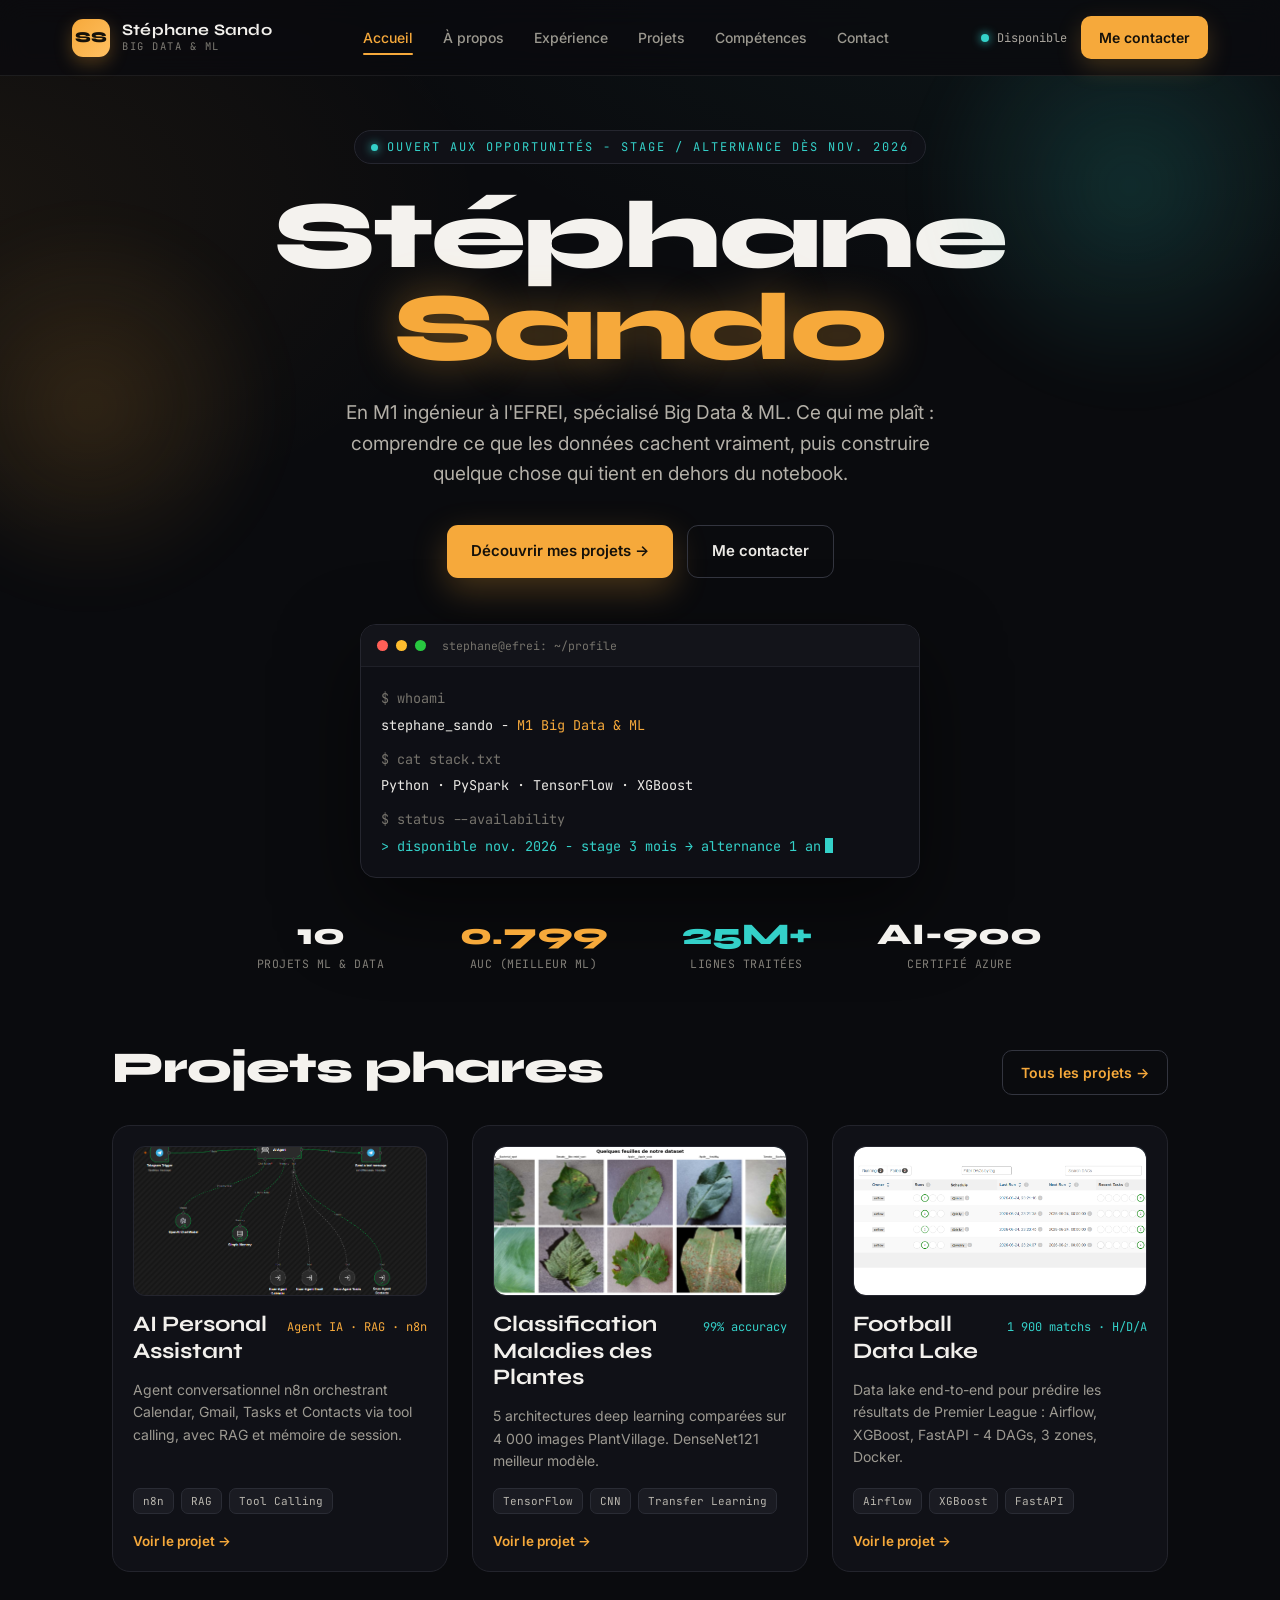
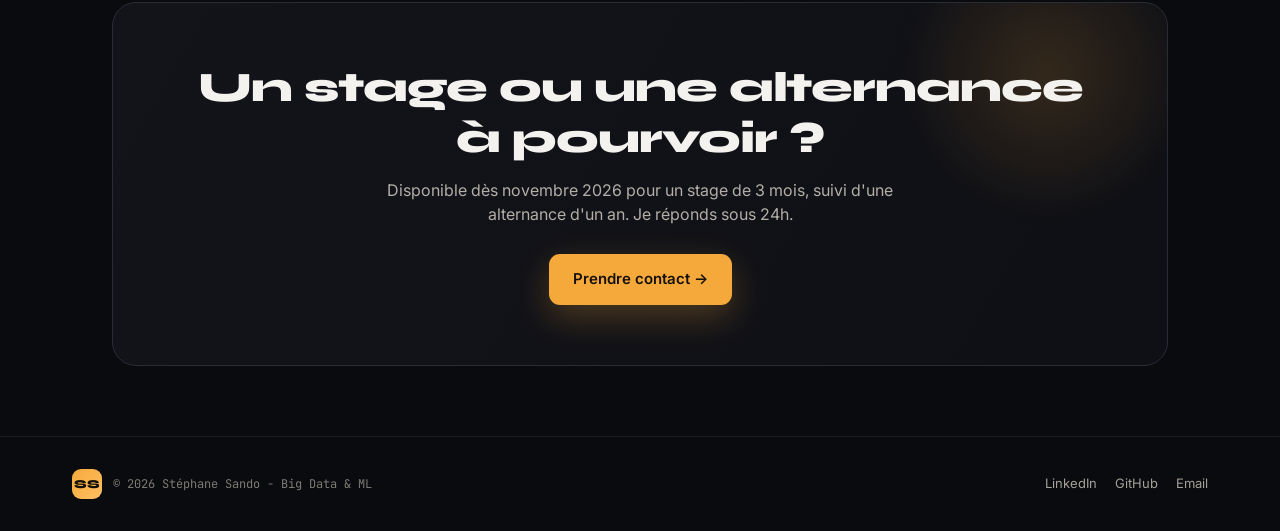
<file: index.html>
<!DOCTYPE html>
<html lang="fr">
<head>
  <meta charset="UTF-8">
  <meta name="viewport" content="width=device-width, initial-scale=1.0">
  <title>Stéphane Sando - Big Data &amp; Machine Learning</title>
  <link rel="preconnect" href="https://fonts.googleapis.com">
  <link rel="preconnect" href="https://fonts.gstatic.com" crossorigin>
  <link href="https://fonts.googleapis.com/css2?family=Syne:wght@600;700;800&family=Inter:wght@400;500;600&family=JetBrains+Mono:wght@400;500&display=swap" rel="stylesheet">
  <link href="https://cdn.jsdelivr.net/npm/bootstrap@5.3.3/dist/css/bootstrap.min.css" rel="stylesheet">
  <link rel="stylesheet" href="css/style.css">
</head>
<body>
<div class="page-bg">

  <!-- NAV -->
  <nav class="nav">
    <a href="index.html" class="nav-logo">
      <div class="nav-logo-icon">SS</div>
      <div>
        <span class="nav-logo-name">Stéphane Sando</span>
        <span class="nav-logo-sub">Big Data &amp; ML</span>
      </div>
    </a>
    <div class="nav-links d-none d-lg-flex">
      <a href="index.html"      class="nav-link">Accueil</a>
      <a href="about.html"      class="nav-link">À propos</a>
      <a href="experience.html" class="nav-link">Expérience</a>
      <a href="projects.html"   class="nav-link">Projets</a>
      <a href="skills.html"     class="nav-link">Compétences</a>
      <a href="contact.html"    class="nav-link">Contact</a>
    </div>
    <div class="nav-actions">
      <div class="nav-status d-none d-lg-flex"><span class="status-dot"></span>Disponible</div>
      <a href="contact.html" class="btn-nav-contact">Me contacter</a>
      <button class="burger d-flex d-lg-none" aria-label="Menu"><span></span><span></span><span></span></button>
    </div>
  </nav>

  <!-- MOBILE MENU -->
  <div class="mobile-menu">
    <a href="index.html"      class="nav-link">Accueil</a>
    <a href="about.html"      class="nav-link">À propos</a>
    <a href="experience.html" class="nav-link">Expérience</a>
    <a href="projects.html"   class="nav-link">Projets</a>
    <a href="skills.html"     class="nav-link">Compétences</a>
    <a href="contact.html"    class="nav-link">Contact</a>
    <a href="contact.html" class="btn btn-primary" style="margin-top:24px;">Me contacter</a>
  </div>

  <!-- HERO -->
  <div class="hero-wrapper">
    <div class="hero-glow-1"></div>
    <div class="hero-glow-2"></div>
    <div class="hero-inner">
      <div class="hero-badge">
        <span class="hero-badge-dot"></span>
        Ouvert aux opportunités - Stage / Alternance dès nov. 2026
      </div>
      <h1 class="hero-title">Stéphane <span class="hero-title-accent">Sando</span></h1>
      <p class="hero-desc">En M1 ingénieur à l'EFREI, spécialisé Big Data &amp; ML. Ce qui me plaît : comprendre ce que les données cachent vraiment, puis construire quelque chose qui tient en dehors du notebook.</p>
      <div class="hero-ctas">
        <a href="projects.html" class="btn btn-primary">Découvrir mes projets →</a>
        <a href="contact.html"  class="btn btn-secondary">Me contacter</a>
      </div>

      <!-- Terminal -->
      <div class="terminal">
        <div class="terminal-bar">
          <span class="terminal-dot" style="background:#ff5f57;"></span>
          <span class="terminal-dot" style="background:#febc2e;"></span>
          <span class="terminal-dot" style="background:#28c840;"></span>
          <span class="terminal-title">stephane@efrei: ~/profile</span>
        </div>
        <div class="terminal-body">
          <div class="t-comment">$ whoami</div>
          <div class="t-output">stephane_sando - <span class="t-accent">M1 Big Data &amp; ML</span></div>
          <div class="t-comment t-gap">$ cat stack.txt</div>
          <div class="t-output">Python · PySpark · TensorFlow · XGBoost</div>
          <div class="t-comment t-gap">$ status --availability</div>
          <div class="t-cool">&gt; disponible nov. 2026 - stage 3 mois → alternance 1 an<span class="t-cursor"></span></div>
        </div>
      </div>

      <!-- Stats — Bootstrap grid : 2 col mobile, 4 col md+ -->
      <div class="row g-3 justify-content-center mt-4">
        <div class="col-6 col-md-3">
          <div class="stat-item">
            <div class="stat-value">10</div>
            <div class="stat-label">PROJETS ML &amp; DATA</div>
          </div>
        </div>
        <div class="col-6 col-md-3">
          <div class="stat-item">
            <div class="stat-value accent">0.799</div>
            <div class="stat-label">AUC (MEILLEUR ML)</div>
          </div>
        </div>
        <div class="col-6 col-md-3">
          <div class="stat-item">
            <div class="stat-value cool">25M+</div>
            <div class="stat-label">LIGNES TRAITÉES</div>
          </div>
        </div>
        <div class="col-6 col-md-3">
          <a href="https://www.credly.com/badges/1e7e491c-f587-4750-8073-9c41e4e799e8/linked_in_profile" target="_blank" rel="noopener" class="stat-item" style="text-decoration:none;">
            <div class="stat-value">AI-900</div>
            <div class="stat-label">CERTIFIÉ AZURE</div>
          </a>
        </div>
      </div>
    </div>
  </div>

  <!-- PROJECTS PREVIEW -->
  <div class="container">
    <div class="preview-header">
      <h2 class="preview-title">Projets phares</h2>
      <a href="projects.html" class="btn-ghost">Tous les projets →</a>
    </div>

    <!-- Bootstrap grid : 1 col mobile, 2 col md, 3 col lg -->
    <div class="row g-4">

      <!-- AI Personal Assistant -->
      <div class="col-12 col-md-6 col-lg-4">
        <a href="projects.html#ai-assistant" class="project-card h-100">
          <div class="project-card-thumb">
            <div class="thumb-glow" style="background:radial-gradient(circle at 72% 22%,rgba(246,169,59,.22),transparent 62%);"></div>
            <span class="thumb-cat" style="background:#F6A93B;">IA Générative</span>
            <img src="img/projects/ai-assistant-workflow.png" alt="AI Personal Assistant" class="thumb-img">
          </div>
          <div class="card-row">
            <h3 class="card-title">AI Personal Assistant</h3>
            <span class="card-metric" style="color:#F6A93B;">Agent IA · RAG · n8n</span>
          </div>
          <p class="card-desc">Agent conversationnel n8n orchestrant Calendar, Gmail, Tasks et Contacts via tool calling, avec RAG et mémoire de session.</p>
          <div class="card-tags">
            <span class="tag">n8n</span>
            <span class="tag">RAG</span>
            <span class="tag">Tool Calling</span>
          </div>
          <span class="card-cta">Voir le projet →</span>
        </a>
      </div>

      <!-- Classification Maladies des Plantes -->
      <div class="col-12 col-md-6 col-lg-4">
        <a href="projects.html#plantes" class="project-card h-100">
          <div class="project-card-thumb">
            <div class="thumb-glow" style="background:radial-gradient(circle at 72% 22%,rgba(52,209,201,.22),transparent 62%);"></div>
            <span class="thumb-cat" style="background:#34D1C9;">Machine Learning</span>
            <img src="img/projects/plantes-dataset.png" alt="Classification Maladies des Plantes" class="thumb-img">
          </div>
          <div class="card-row">
            <h3 class="card-title">Classification Maladies des Plantes</h3>
            <span class="card-metric" style="color:#34D1C9;">99% accuracy</span>
          </div>
          <p class="card-desc">5 architectures deep learning comparées sur 4 000 images PlantVillage. DenseNet121 meilleur modèle.</p>
          <div class="card-tags">
            <span class="tag">TensorFlow</span>
            <span class="tag">CNN</span>
            <span class="tag">Transfer Learning</span>
          </div>
          <span class="card-cta">Voir le projet →</span>
        </a>
      </div>

      <!-- Football Data Lake -->
      <div class="col-12 col-md-6 col-lg-4">
        <a href="projects.html#football-lake" class="project-card h-100">
          <div class="project-card-thumb">
            <div class="thumb-glow" style="background:radial-gradient(circle at 72% 22%,rgba(52,209,201,.22),transparent 62%);"></div>
            <span class="thumb-cat" style="background:#34D1C9;">Big Data</span>
            <img src="img/projects/football-lake-dags.png" alt="Football Data Lake" class="thumb-img">
          </div>
          <div class="card-row">
            <h3 class="card-title">Football Data Lake</h3>
            <span class="card-metric" style="color:#34D1C9;">1 900 matchs · H/D/A</span>
          </div>
          <p class="card-desc">Data lake end-to-end pour prédire les résultats de Premier League : Airflow, XGBoost, FastAPI - 4 DAGs, 3 zones, Docker.</p>
          <div class="card-tags">
            <span class="tag">Airflow</span>
            <span class="tag">XGBoost</span>
            <span class="tag">FastAPI</span>
          </div>
          <span class="card-cta">Voir le projet →</span>
        </a>
      </div>

    </div>
  </div>

  <!-- CTA BANNER -->
  <div class="container">
    <div class="cta-banner">
      <div class="cta-banner-glow"></div>
      <h2>Un stage ou une alternance à pourvoir ?</h2>
      <p>Disponible dès novembre 2026 pour un stage de 3 mois, suivi d'une alternance d'un an. Je réponds sous 24h.</p>
      <a href="contact.html" class="btn btn-primary" style="position:relative;">Prendre contact →</a>
    </div>
  </div>

  <!-- FOOTER -->
  <footer class="footer">
    <div class="footer-brand">
      <div class="footer-logo">SS</div>
      <span class="footer-copy">© 2026 Stéphane Sando - Big Data &amp; ML</span>
    </div>
    <div class="footer-links">
      <a href="https://linkedin.com/in/stephane-sando" target="_blank" rel="noopener" class="footer-link">LinkedIn</a>
      <a href="https://github.com/StephaneSando"       target="_blank" rel="noopener" class="footer-link">GitHub</a>
      <a href="mailto:stephanesando@gmail.com"                                         class="footer-link">Email</a>
    </div>
  </footer>

</div>
<script src="js/main.js"></script>
</body>
</html>
</file>
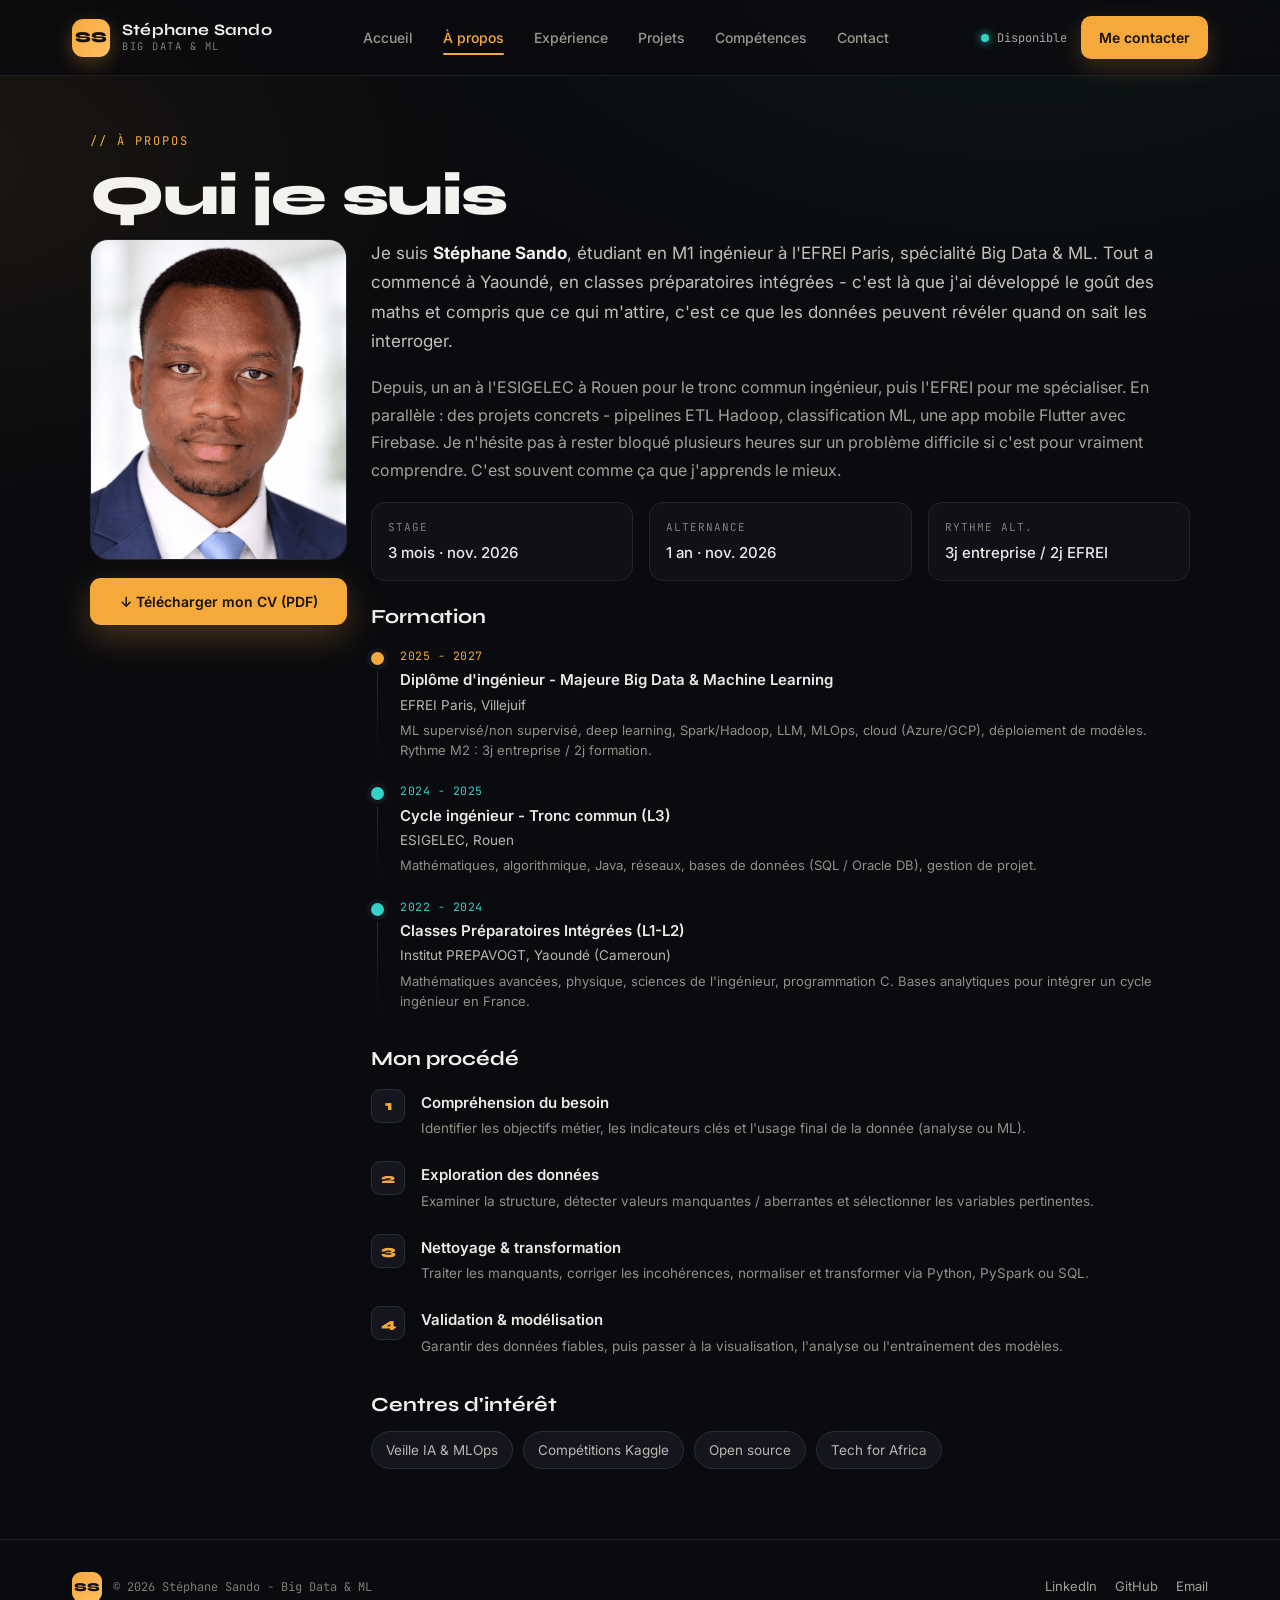
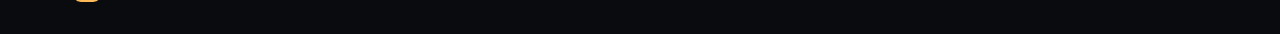
<file: about.html>
<!DOCTYPE html>
<html lang="fr">
<head>
  <meta charset="UTF-8">
  <meta name="viewport" content="width=device-width, initial-scale=1.0">
  <title>À propos - Stéphane Sando</title>
  <link rel="preconnect" href="https://fonts.googleapis.com">
  <link rel="preconnect" href="https://fonts.gstatic.com" crossorigin>
  <link href="https://fonts.googleapis.com/css2?family=Syne:wght@600;700;800&family=Inter:wght@400;500;600&family=JetBrains+Mono:wght@400;500&display=swap" rel="stylesheet">
  <link href="https://cdn.jsdelivr.net/npm/bootstrap@5.3.3/dist/css/bootstrap.min.css" rel="stylesheet">
  <link rel="stylesheet" href="css/style.css">
</head>
<body>
<div class="page-bg">

  <!-- NAV -->
  <nav class="nav">
    <a href="index.html" class="nav-logo">
      <div class="nav-logo-icon">SS</div>
      <div>
        <span class="nav-logo-name">Stéphane Sando</span>
        <span class="nav-logo-sub">Big Data &amp; ML</span>
      </div>
    </a>
    <div class="nav-links d-none d-lg-flex">
      <a href="index.html"      class="nav-link">Accueil</a>
      <a href="about.html"      class="nav-link">À propos</a>
      <a href="experience.html" class="nav-link">Expérience</a>
      <a href="projects.html"   class="nav-link">Projets</a>
      <a href="skills.html"     class="nav-link">Compétences</a>
      <a href="contact.html"    class="nav-link">Contact</a>
    </div>
    <div class="nav-actions">
      <div class="nav-status d-none d-lg-flex"><span class="status-dot"></span>Disponible</div>
      <a href="contact.html" class="btn-nav-contact">Me contacter</a>
      <button class="burger d-flex d-lg-none" aria-label="Menu"><span></span><span></span><span></span></button>
    </div>
  </nav>

  <!-- MOBILE MENU -->
  <div class="mobile-menu">
    <a href="index.html"      class="nav-link">Accueil</a>
    <a href="about.html"      class="nav-link">À propos</a>
    <a href="experience.html" class="nav-link">Expérience</a>
    <a href="projects.html"   class="nav-link">Projets</a>
    <a href="skills.html"     class="nav-link">Compétences</a>
    <a href="contact.html"    class="nav-link">Contact</a>
    <a href="contact.html" class="btn btn-primary" style="margin-top:24px;">Me contacter</a>
  </div>

  <!-- ABOUT -->
  <div class="container-md section-pad">
    <div class="section-label">// À propos</div>
    <h1 class="section-title">Qui je suis</h1>

    <!-- Bootstrap grid : photo 3 col / bio 9 col à partir de md -->
    <div class="row g-4 align-items-start">

      <!-- Photo + CV -->
      <div class="col-12 col-md-4 col-xl-3">
        <div class="about-photo">
          <img src="img/photo-profil.png" alt="Stéphane Sando" class="about-photo-img">
          <a href="cv/CV_Data.pdf" download class="btn btn-primary" style="font-size:14px;padding:13px;">↓ Télécharger mon CV (PDF)</a>
        </div>
      </div>

      <!-- Bio -->
      <div class="col-12 col-md-8 col-xl-9">
        <div class="about-body">
          <p>Je suis <strong>Stéphane Sando</strong>, étudiant en M1 ingénieur à l'EFREI Paris, spécialité Big Data &amp; ML. Tout a commencé à Yaoundé, en classes préparatoires intégrées - c'est là que j'ai développé le goût des maths et compris que ce qui m'attire, c'est ce que les données peuvent révéler quand on sait les interroger.</p>
          <p>Depuis, un an à l'ESIGELEC à Rouen pour le tronc commun ingénieur, puis l'EFREI pour me spécialiser. En parallèle : des projets concrets - pipelines ETL Hadoop, classification ML, une app mobile Flutter avec Firebase. Je n'hésite pas à rester bloqué plusieurs heures sur un problème difficile si c'est pour vraiment comprendre. C'est souvent comme ça que j'apprends le mieux.</p>

          <!-- Disponibilité — Bootstrap grid : 1 col xs, 3 col sm+ -->
          <div class="row g-3 mb-4">
            <div class="col-12 col-sm-4">
              <div class="avail-card">
                <div class="avail-lbl">STAGE</div>
                <div class="avail-val">3 mois · nov. 2026</div>
              </div>
            </div>
            <div class="col-12 col-sm-4">
              <div class="avail-card">
                <div class="avail-lbl">ALTERNANCE</div>
                <div class="avail-val">1 an · nov. 2026</div>
              </div>
            </div>
            <div class="col-12 col-sm-4">
              <div class="avail-card">
                <div class="avail-lbl">RYTHME ALT.</div>
                <div class="avail-val">3j entreprise / 2j EFREI</div>
              </div>
            </div>
          </div>

          <!-- Formation -->
          <h3 class="sub-title">Formation</h3>
          <div class="timeline">

            <div class="tl-item">
              <div class="tl-line">
                <span class="tl-dot" style="background:#F6A93B;"></span>
                <span class="tl-connector"></span>
              </div>
              <div>
                <div class="tl-period" style="color:#F6A93B;">2025 - 2027</div>
                <div class="tl-degree">Diplôme d'ingénieur - Majeure Big Data &amp; Machine Learning</div>
                <div class="tl-school">EFREI Paris, Villejuif</div>
                <div class="tl-detail">ML supervisé/non supervisé, deep learning, Spark/Hadoop, LLM, MLOps, cloud (Azure/GCP), déploiement de modèles. Rythme M2 : 3j entreprise / 2j formation.</div>
              </div>
            </div>

            <div class="tl-item">
              <div class="tl-line">
                <span class="tl-dot" style="background:#34D1C9;"></span>
                <span class="tl-connector"></span>
              </div>
              <div>
                <div class="tl-period" style="color:#34D1C9;">2024 - 2025</div>
                <div class="tl-degree">Cycle ingénieur - Tronc commun (L3)</div>
                <div class="tl-school">ESIGELEC, Rouen</div>
                <div class="tl-detail">Mathématiques, algorithmique, Java, réseaux, bases de données (SQL / Oracle DB), gestion de projet.</div>
              </div>
            </div>

            <div class="tl-item">
              <div class="tl-line">
                <span class="tl-dot" style="background:#34D1C9;"></span>
                <span class="tl-connector"></span>
              </div>
              <div>
                <div class="tl-period" style="color:#34D1C9;">2022 - 2024</div>
                <div class="tl-degree">Classes Préparatoires Intégrées (L1-L2)</div>
                <div class="tl-school">Institut PREPAVOGT, Yaoundé (Cameroun)</div>
                <div class="tl-detail">Mathématiques avancées, physique, sciences de l'ingénieur, programmation C. Bases analytiques pour intégrer un cycle ingénieur en France.</div>
              </div>
            </div>

          </div>

          <!-- Procédé -->
          <h3 class="sub-title" style="margin-top:14px;">Mon procédé</h3>
          <div class="process">

            <div class="proc-item">
              <div class="proc-num">1</div>
              <div class="proc-body">
                <div class="proc-title">Compréhension du besoin</div>
                <div class="proc-desc">Identifier les objectifs métier, les indicateurs clés et l'usage final de la donnée (analyse ou ML).</div>
              </div>
            </div>

            <div class="proc-item">
              <div class="proc-num">2</div>
              <div class="proc-body">
                <div class="proc-title">Exploration des données</div>
                <div class="proc-desc">Examiner la structure, détecter valeurs manquantes / aberrantes et sélectionner les variables pertinentes.</div>
              </div>
            </div>

            <div class="proc-item">
              <div class="proc-num">3</div>
              <div class="proc-body">
                <div class="proc-title">Nettoyage &amp; transformation</div>
                <div class="proc-desc">Traiter les manquants, corriger les incohérences, normaliser et transformer via Python, PySpark ou SQL.</div>
              </div>
            </div>

            <div class="proc-item">
              <div class="proc-num">4</div>
              <div class="proc-body">
                <div class="proc-title">Validation &amp; modélisation</div>
                <div class="proc-desc">Garantir des données fiables, puis passer à la visualisation, l'analyse ou l'entraînement des modèles.</div>
              </div>
            </div>

          </div>

          <!-- Centres d'intérêt -->
          <h3 class="sub-title" style="margin-top:14px;margin-bottom:14px;">Centres d'intérêt</h3>
          <div class="interests">
            <span class="interest-chip">Veille IA &amp; MLOps</span>
            <span class="interest-chip">Compétitions Kaggle</span>
            <span class="interest-chip">Open source</span>
            <span class="interest-chip">Tech for Africa</span>
          </div>

        </div>
      </div>
    </div>
  </div>

  <!-- FOOTER -->
  <footer class="footer">
    <div class="footer-brand">
      <div class="footer-logo">SS</div>
      <span class="footer-copy">© 2026 Stéphane Sando - Big Data &amp; ML</span>
    </div>
    <div class="footer-links">
      <a href="https://linkedin.com/in/stephane-sando" target="_blank" rel="noopener" class="footer-link">LinkedIn</a>
      <a href="https://github.com/StephaneSando"       target="_blank" rel="noopener" class="footer-link">GitHub</a>
      <a href="mailto:stephanesando@gmail.com"                                         class="footer-link">Email</a>
    </div>
  </footer>

</div>
<script src="js/main.js"></script>
</body>
</html>
</file>
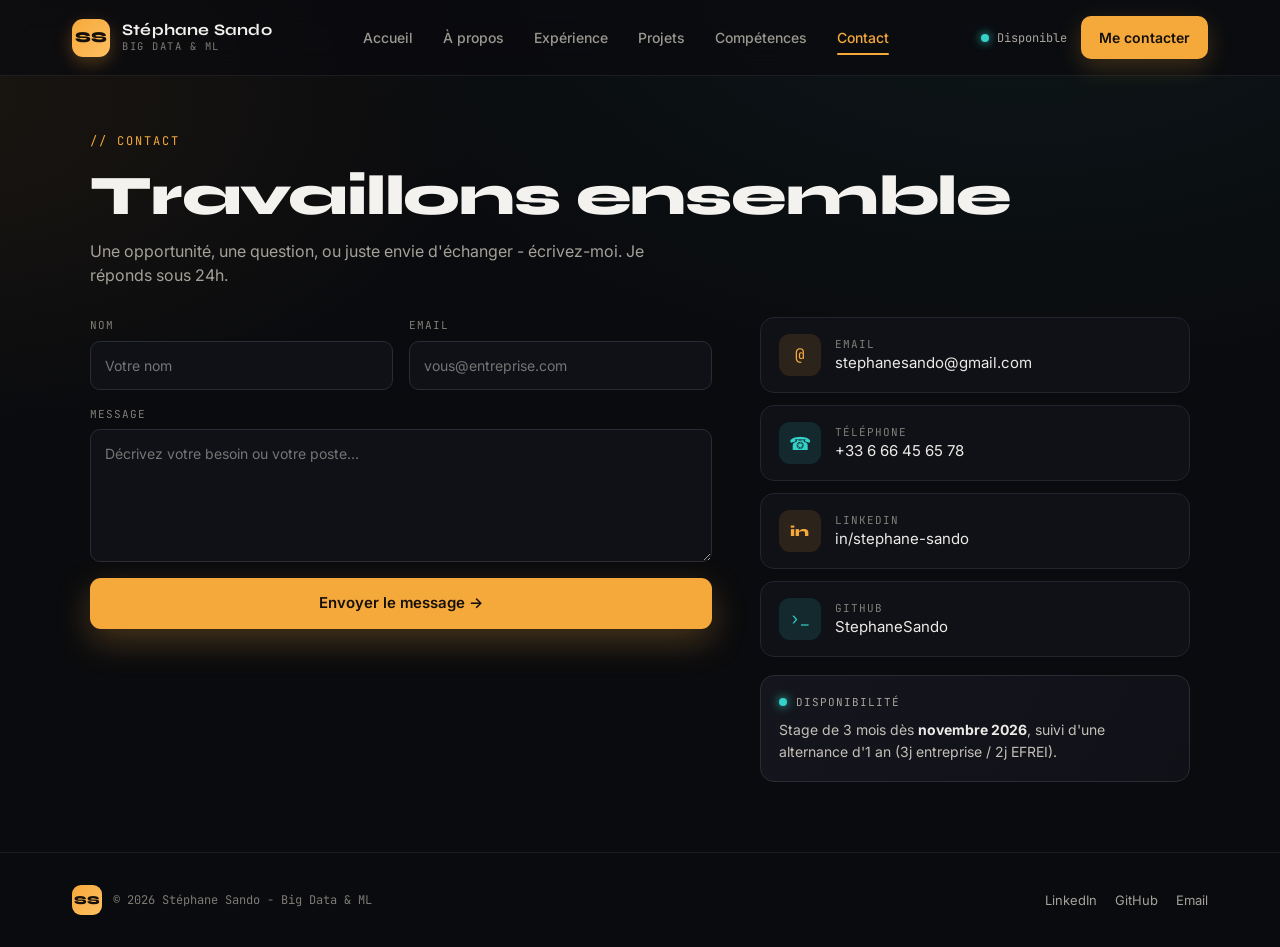
<file: contact.html>
<!DOCTYPE html>
<html lang="fr">
<head>
  <meta charset="UTF-8">
  <meta name="viewport" content="width=device-width, initial-scale=1.0">
  <title>Contact - Stéphane Sando</title>
  <link rel="preconnect" href="https://fonts.googleapis.com">
  <link rel="preconnect" href="https://fonts.gstatic.com" crossorigin>
  <link href="https://fonts.googleapis.com/css2?family=Syne:wght@600;700;800&family=Inter:wght@400;500;600&family=JetBrains+Mono:wght@400;500&display=swap" rel="stylesheet">
  <link href="https://cdn.jsdelivr.net/npm/bootstrap@5.3.3/dist/css/bootstrap.min.css" rel="stylesheet">
  <link rel="stylesheet" href="css/style.css">
</head>
<body>
<div class="page-bg">

  <!-- NAV -->
  <nav class="nav">
    <a href="index.html" class="nav-logo">
      <div class="nav-logo-icon">SS</div>
      <div>
        <span class="nav-logo-name">Stéphane Sando</span>
        <span class="nav-logo-sub">Big Data &amp; ML</span>
      </div>
    </a>
    <div class="nav-links d-none d-lg-flex">
      <a href="index.html"      class="nav-link">Accueil</a>
      <a href="about.html"      class="nav-link">À propos</a>
      <a href="experience.html" class="nav-link">Expérience</a>
      <a href="projects.html"   class="nav-link">Projets</a>
      <a href="skills.html"     class="nav-link">Compétences</a>
      <a href="contact.html"    class="nav-link">Contact</a>
    </div>
    <div class="nav-actions">
      <div class="nav-status d-none d-lg-flex"><span class="status-dot"></span>Disponible</div>
      <a href="contact.html" class="btn-nav-contact">Me contacter</a>
      <button class="burger d-flex d-lg-none" aria-label="Menu"><span></span><span></span><span></span></button>
    </div>
  </nav>

  <!-- MOBILE MENU -->
  <div class="mobile-menu">
    <a href="index.html"      class="nav-link">Accueil</a>
    <a href="about.html"      class="nav-link">À propos</a>
    <a href="experience.html" class="nav-link">Expérience</a>
    <a href="projects.html"   class="nav-link">Projets</a>
    <a href="skills.html"     class="nav-link">Compétences</a>
    <a href="contact.html"    class="nav-link">Contact</a>
    <a href="contact.html" class="btn btn-primary" style="margin-top:24px;">Me contacter</a>
  </div>

  <!-- CONTACT -->
  <div class="container-md section-pad">
    <div class="section-label">// Contact</div>
    <h1 class="section-title">Travaillons ensemble</h1>
    <p class="section-desc">Une opportunité, une question, ou juste envie d'échanger - écrivez-moi. Je réponds sous 24h.</p>

    <!-- Bootstrap grid : 1 col mobile, 7/5 col lg+ -->
    <div class="row g-5 align-items-start">

      <!-- Form -->
      <div class="col-12 col-lg-7">
        <form class="contact-form" id="contact-form" novalidate>

          <!-- Nom + Email côte à côte à partir de sm -->
          <div class="row g-3">
            <div class="col-12 col-sm-6">
              <label class="form-label">
                <span class="form-label-txt">NOM</span>
                <input type="text" name="name" placeholder="Votre nom" class="form-input" required>
              </label>
            </div>
            <div class="col-12 col-sm-6">
              <label class="form-label">
                <span class="form-label-txt">EMAIL</span>
                <input type="email" name="email" placeholder="vous@entreprise.com" class="form-input" required>
              </label>
            </div>
          </div>

          <label class="form-label">
            <span class="form-label-txt">MESSAGE</span>
            <textarea name="message" rows="5" placeholder="Décrivez votre besoin ou votre poste…" class="form-textarea" required></textarea>
          </label>
          <button type="submit" class="btn btn-primary" style="width:100%;">Envoyer le message →</button>
          <div class="form-success" id="form-success">
            <span>✓</span> Merci ! Votre message a été préparé - je vous réponds vite.
          </div>
        </form>
      </div>

      <!-- Links + availability -->
      <div class="col-12 col-lg-5">
        <div class="contact-links">

          <a href="mailto:stephanesando@gmail.com" class="contact-link">
            <span class="contact-link-icon" style="background:rgba(246,169,59,.12);color:#F6A93B;">@</span>
            <span>
              <span class="contact-link-lbl">EMAIL</span>
              <span class="contact-link-val">stephanesando@gmail.com</span>
            </span>
          </a>

          <a href="tel:+33666456578" class="contact-link">
            <span class="contact-link-icon" style="background:rgba(52,209,201,.12);color:#34D1C9;font-size:18px;">☎</span>
            <span>
              <span class="contact-link-lbl">TÉLÉPHONE</span>
              <span class="contact-link-val">+33 6 66 45 65 78</span>
            </span>
          </a>

          <a href="https://linkedin.com/in/stephane-sando" target="_blank" rel="noopener" class="contact-link">
            <span class="contact-link-icon" style="background:rgba(246,169,59,.12);color:#F6A93B;font-family:'Syne',sans-serif;font-weight:800;font-size:14px;">in</span>
            <span>
              <span class="contact-link-lbl">LINKEDIN</span>
              <span class="contact-link-val">in/stephane-sando</span>
            </span>
          </a>

          <a href="https://github.com/StephaneSando" target="_blank" rel="noopener" class="contact-link">
            <span class="contact-link-icon" style="background:rgba(52,209,201,.12);color:#34D1C9;">›_</span>
            <span>
              <span class="contact-link-lbl">GITHUB</span>
              <span class="contact-link-val">StephaneSando</span>
            </span>
          </a>

          <!-- Availability card -->
          <div class="avail-info">
            <div class="avail-info-header">
              <span class="avail-info-dot"></span>
              <span class="avail-info-lbl">DISPONIBILITÉ</span>
            </div>
            <div class="avail-info-txt">
              Stage de 3 mois dès <strong>novembre 2026</strong>, suivi d'une alternance d'1 an (3j entreprise / 2j EFREI).
            </div>
          </div>

        </div>
      </div>
    </div>
  </div>

  <!-- FOOTER -->
  <footer class="footer">
    <div class="footer-brand">
      <div class="footer-logo">SS</div>
      <span class="footer-copy">© 2026 Stéphane Sando - Big Data &amp; ML</span>
    </div>
    <div class="footer-links">
      <a href="https://linkedin.com/in/stephane-sando" target="_blank" rel="noopener" class="footer-link">LinkedIn</a>
      <a href="https://github.com/StephaneSando"       target="_blank" rel="noopener" class="footer-link">GitHub</a>
      <a href="mailto:stephanesando@gmail.com"                                         class="footer-link">Email</a>
    </div>
  </footer>

</div>
<script src="js/main.js"></script>
<script>
document.getElementById('contact-form').addEventListener('submit', function (e) {
  e.preventDefault();
  var name    = this.name.value.trim();
  var email   = this.email.value.trim();
  var message = this.message.value.trim();
  if (!name || !email || !message) return;

  var subject = encodeURIComponent('Prise de contact - ' + name);
  var body    = encodeURIComponent('Bonjour Stéphane,\n\n' + message + '\n\nCordialement,\n' + name + '\n' + email);
  window.location.href = 'mailto:stephanesando@gmail.com?subject=' + subject + '&body=' + body;

  document.getElementById('form-success').classList.add('visible');
  this.reset();
});
</script>
</body>
</html>
</file>
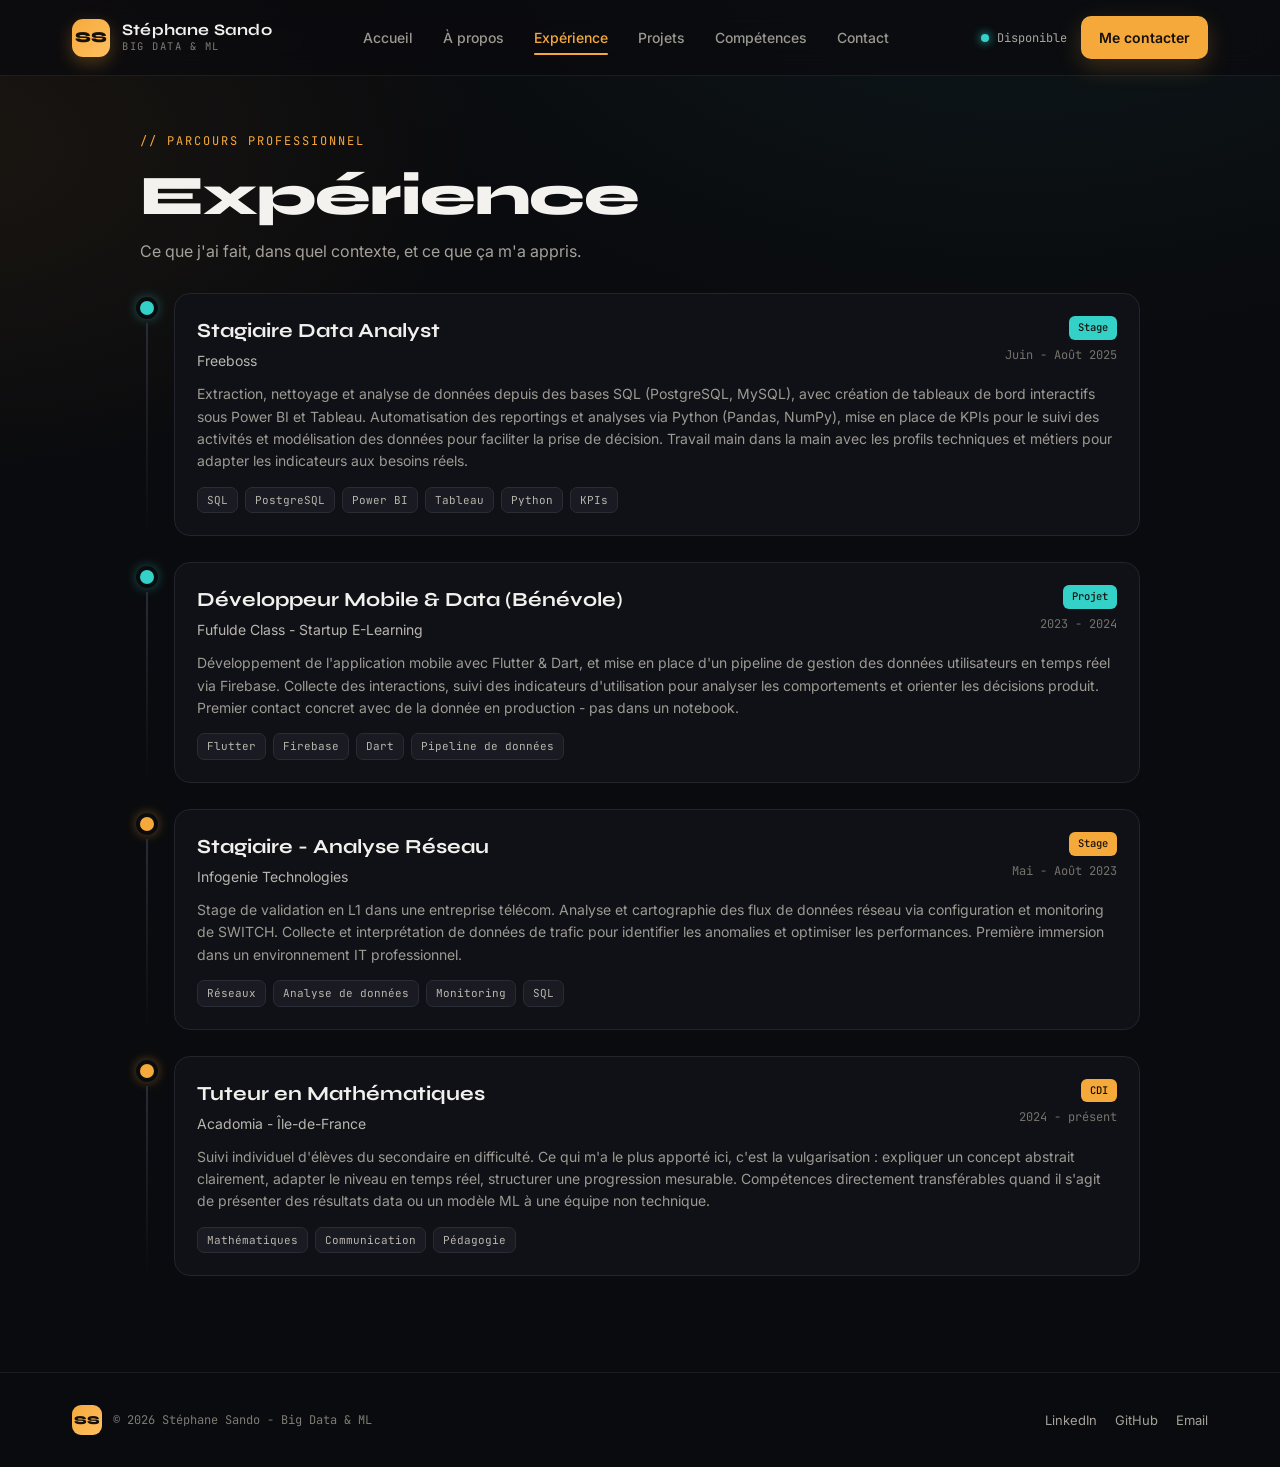
<file: experience.html>
<!DOCTYPE html>
<html lang="fr">
<head>
  <meta charset="UTF-8">
  <meta name="viewport" content="width=device-width, initial-scale=1.0">
  <title>Expérience - Stéphane Sando</title>
  <link rel="preconnect" href="https://fonts.googleapis.com">
  <link rel="preconnect" href="https://fonts.gstatic.com" crossorigin>
  <link href="https://fonts.googleapis.com/css2?family=Syne:wght@600;700;800&family=Inter:wght@400;500;600&family=JetBrains+Mono:wght@400;500&display=swap" rel="stylesheet">
  <link href="https://cdn.jsdelivr.net/npm/bootstrap@5.3.3/dist/css/bootstrap.min.css" rel="stylesheet">
  <link rel="stylesheet" href="css/style.css">
</head>
<body>
<div class="page-bg">

  <!-- NAV -->
  <nav class="nav">
    <a href="index.html" class="nav-logo">
      <div class="nav-logo-icon">SS</div>
      <div>
        <span class="nav-logo-name">Stéphane Sando</span>
        <span class="nav-logo-sub">Big Data &amp; ML</span>
      </div>
    </a>
    <div class="nav-links d-none d-lg-flex">
      <a href="index.html"      class="nav-link">Accueil</a>
      <a href="about.html"      class="nav-link">À propos</a>
      <a href="experience.html" class="nav-link">Expérience</a>
      <a href="projects.html"   class="nav-link">Projets</a>
      <a href="skills.html"     class="nav-link">Compétences</a>
      <a href="contact.html"    class="nav-link">Contact</a>
    </div>
    <div class="nav-actions">
      <div class="nav-status d-none d-lg-flex"><span class="status-dot"></span>Disponible</div>
      <a href="contact.html" class="btn-nav-contact">Me contacter</a>
      <button class="burger d-flex d-lg-none" aria-label="Menu"><span></span><span></span><span></span></button>
    </div>
  </nav>

  <!-- MOBILE MENU -->
  <div class="mobile-menu">
    <a href="index.html"      class="nav-link">Accueil</a>
    <a href="about.html"      class="nav-link">À propos</a>
    <a href="experience.html" class="nav-link">Expérience</a>
    <a href="projects.html"   class="nav-link">Projets</a>
    <a href="skills.html"     class="nav-link">Compétences</a>
    <a href="contact.html"    class="nav-link">Contact</a>
    <a href="contact.html" class="btn btn-primary" style="margin-top:24px;">Me contacter</a>
  </div>

  <!-- EXPERIENCE -->
  <div class="container-sm section-pad">
    <div class="section-label">// Parcours professionnel</div>
    <h1 class="section-title">Expérience</h1>
    <p class="section-desc">Ce que j'ai fait, dans quel contexte, et ce que ça m'a appris.</p>

    <div class="xp-timeline">

      <div class="xp-item">
        <div class="xp-line">
          <span class="xp-dot" style="background:#34D1C9; box-shadow:0 0 0 4px #0a0b0e, 0 0 14px #34D1C9;"></span>
          <span class="xp-connector"></span>
        </div>
        <div class="xp-card">
          <div class="xp-header">
            <div>
              <div class="xp-role">Stagiaire Data Analyst</div>
              <div class="xp-company">Freeboss</div>
            </div>
            <div class="xp-meta">
              <span class="xp-kind" style="background:#34D1C9;">Stage</span>
              <span class="xp-period">Juin - Août 2025</span>
            </div>
          </div>
          <p class="xp-body">Extraction, nettoyage et analyse de données depuis des bases SQL (PostgreSQL, MySQL), avec création de tableaux de bord interactifs sous Power BI et Tableau. Automatisation des reportings et analyses via Python (Pandas, NumPy), mise en place de KPIs pour le suivi des activités et modélisation des données pour faciliter la prise de décision. Travail main dans la main avec les profils techniques et métiers pour adapter les indicateurs aux besoins réels.</p>
          <div class="xp-tags">
            <span class="tag">SQL</span>
            <span class="tag">PostgreSQL</span>
            <span class="tag">Power BI</span>
            <span class="tag">Tableau</span>
            <span class="tag">Python</span>
            <span class="tag">KPIs</span>
          </div>
        </div>
      </div>

      <div class="xp-item">
        <div class="xp-line">
          <span class="xp-dot" style="background:#34D1C9; box-shadow:0 0 0 4px #0a0b0e, 0 0 14px #34D1C9;"></span>
          <span class="xp-connector"></span>
        </div>
        <div class="xp-card">
          <div class="xp-header">
            <div>
              <div class="xp-role">Développeur Mobile &amp; Data (Bénévole)</div>
              <div class="xp-company">Fufulde Class - Startup E-Learning</div>
            </div>
            <div class="xp-meta">
              <span class="xp-kind" style="background:#34D1C9;">Projet</span>
              <span class="xp-period">2023 - 2024</span>
            </div>
          </div>
          <p class="xp-body">Développement de l'application mobile avec Flutter &amp; Dart, et mise en place d'un pipeline de gestion des données utilisateurs en temps réel via Firebase. Collecte des interactions, suivi des indicateurs d'utilisation pour analyser les comportements et orienter les décisions produit. Premier contact concret avec de la donnée en production - pas dans un notebook.</p>
          <div class="xp-tags">
            <span class="tag">Flutter</span>
            <span class="tag">Firebase</span>
            <span class="tag">Dart</span>
            <span class="tag">Pipeline de données</span>
          </div>
        </div>
      </div>

      <div class="xp-item">
        <div class="xp-line">
          <span class="xp-dot" style="background:#F6A93B; box-shadow:0 0 0 4px #0a0b0e, 0 0 14px #F6A93B;"></span>
          <span class="xp-connector"></span>
        </div>
        <div class="xp-card">
          <div class="xp-header">
            <div>
              <div class="xp-role">Stagiaire - Analyse Réseau</div>
              <div class="xp-company">Infogenie Technologies</div>
            </div>
            <div class="xp-meta">
              <span class="xp-kind" style="background:#F6A93B;">Stage</span>
              <span class="xp-period">Mai - Août 2023</span>
            </div>
          </div>
          <p class="xp-body">Stage de validation en L1 dans une entreprise télécom. Analyse et cartographie des flux de données réseau via configuration et monitoring de SWITCH. Collecte et interprétation de données de trafic pour identifier les anomalies et optimiser les performances. Première immersion dans un environnement IT professionnel.</p>
          <div class="xp-tags">
            <span class="tag">Réseaux</span>
            <span class="tag">Analyse de données</span>
            <span class="tag">Monitoring</span>
            <span class="tag">SQL</span>
          </div>
        </div>
      </div>

      <div class="xp-item">
        <div class="xp-line">
          <span class="xp-dot" style="background:#F6A93B; box-shadow:0 0 0 4px #0a0b0e, 0 0 14px #F6A93B;"></span>
          <span class="xp-connector"></span>
        </div>
        <div class="xp-card">
          <div class="xp-header">
            <div>
              <div class="xp-role">Tuteur en Mathématiques</div>
              <div class="xp-company">Acadomia - Île-de-France</div>
            </div>
            <div class="xp-meta">
              <span class="xp-kind" style="background:#F6A93B;">CDI</span>
              <span class="xp-period">2024 - présent</span>
            </div>
          </div>
          <p class="xp-body">Suivi individuel d'élèves du secondaire en difficulté. Ce qui m'a le plus apporté ici, c'est la vulgarisation : expliquer un concept abstrait clairement, adapter le niveau en temps réel, structurer une progression mesurable. Compétences directement transférables quand il s'agit de présenter des résultats data ou un modèle ML à une équipe non technique.</p>
          <div class="xp-tags">
            <span class="tag">Mathématiques</span>
            <span class="tag">Communication</span>
            <span class="tag">Pédagogie</span>
          </div>
        </div>
      </div>

    </div>
  </div>

  <!-- FOOTER -->
  <footer class="footer">
    <div class="footer-brand">
      <div class="footer-logo">SS</div>
      <span class="footer-copy">© 2026 Stéphane Sando - Big Data &amp; ML</span>
    </div>
    <div class="footer-links">
      <a href="https://linkedin.com/in/stephane-sando" target="_blank" rel="noopener" class="footer-link">LinkedIn</a>
      <a href="https://github.com/StephaneSando"       target="_blank" rel="noopener" class="footer-link">GitHub</a>
      <a href="mailto:stephanesando@gmail.com"                                         class="footer-link">Email</a>
    </div>
  </footer>

</div>
<script src="js/main.js"></script>
</body>
</html>
</file>
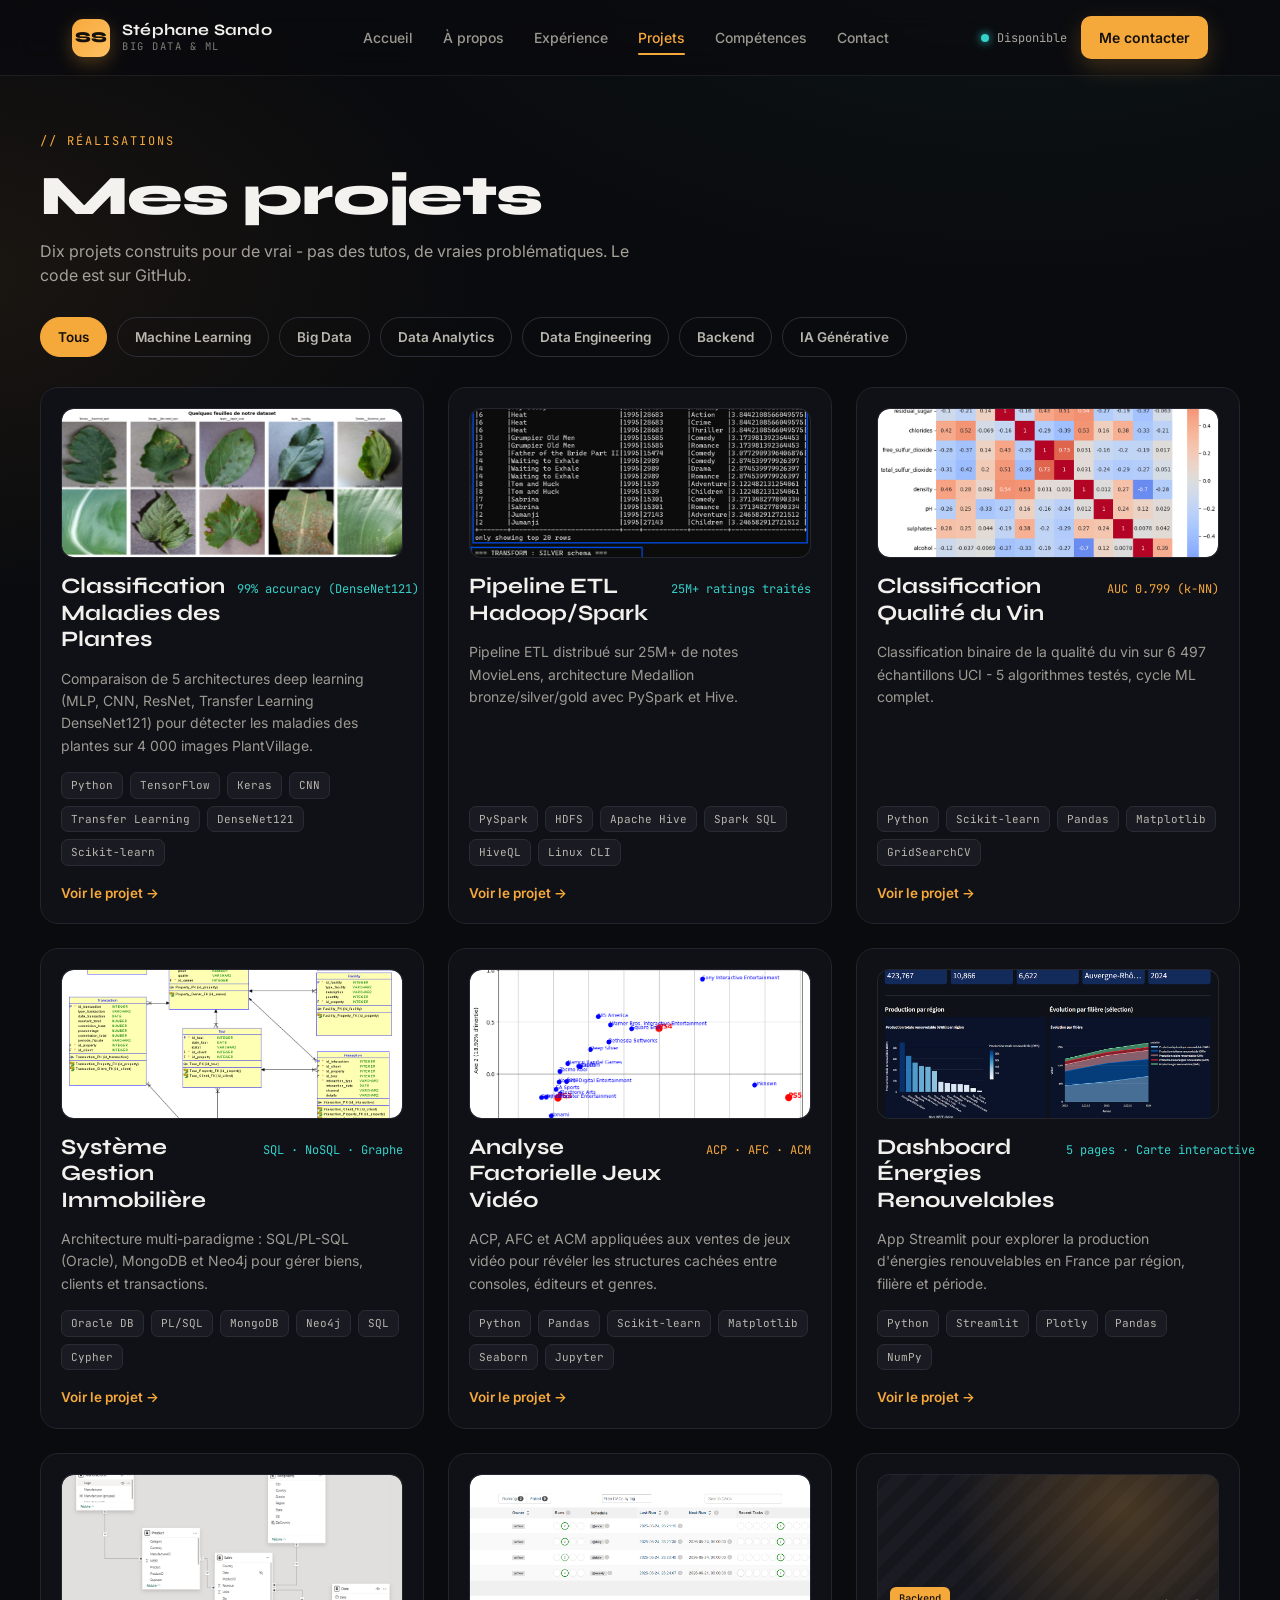
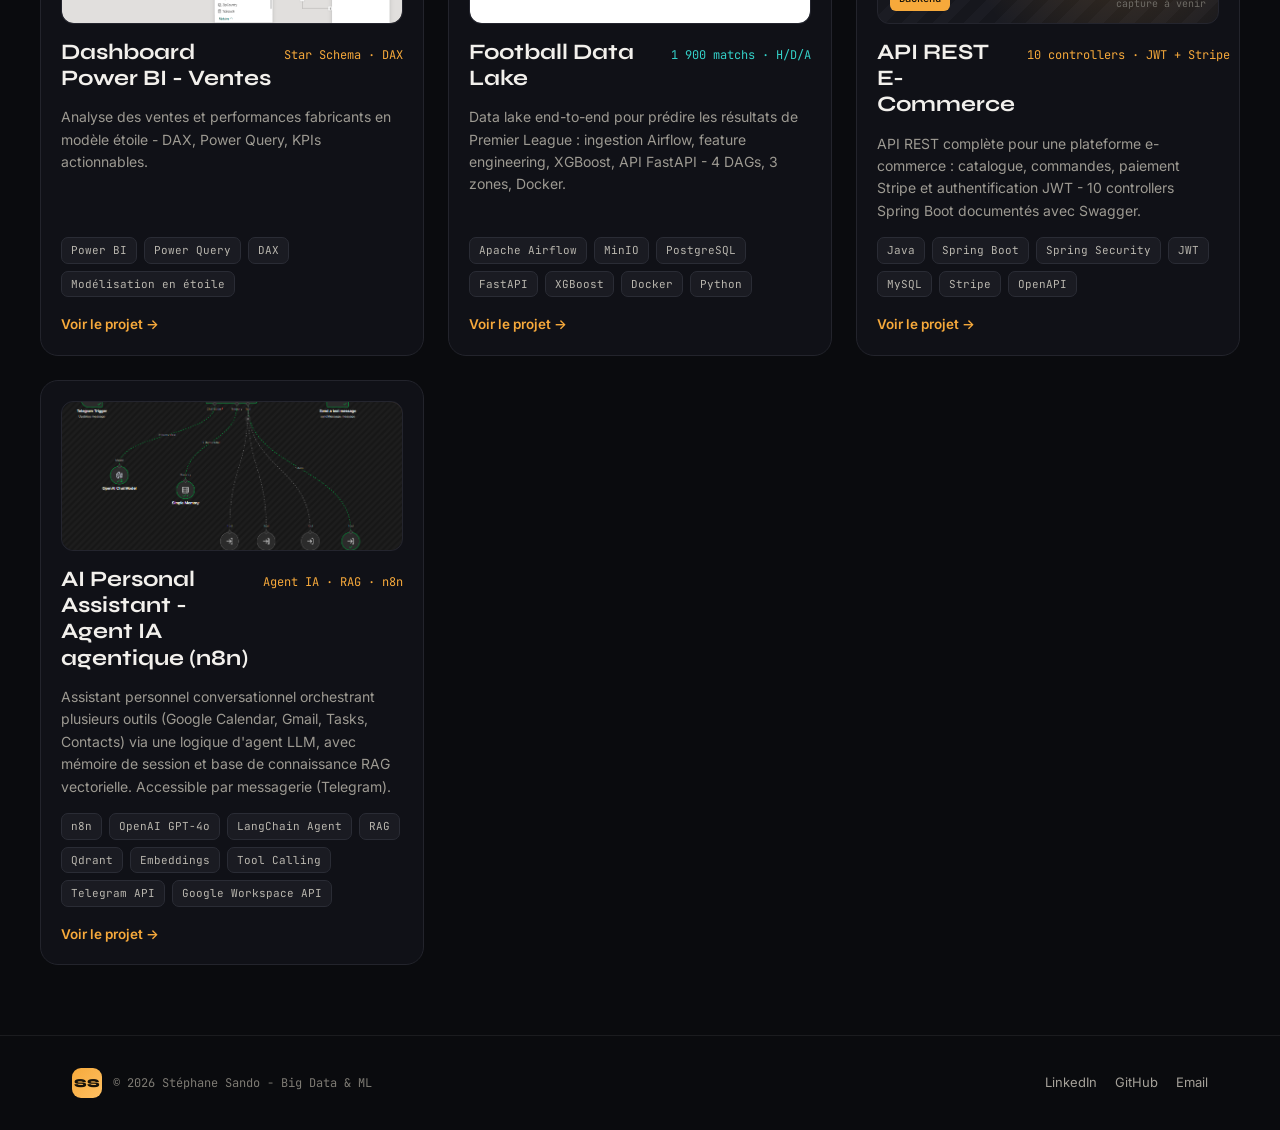
<file: projects.html>
<!DOCTYPE html>
<html lang="fr">
<head>
  <meta charset="UTF-8">
  <meta name="viewport" content="width=device-width, initial-scale=1.0">
  <title>Projets - Stéphane Sando</title>
  <link rel="preconnect" href="https://fonts.googleapis.com">
  <link rel="preconnect" href="https://fonts.gstatic.com" crossorigin>
  <link href="https://fonts.googleapis.com/css2?family=Syne:wght@600;700;800&family=Inter:wght@400;500;600&family=JetBrains+Mono:wght@400;500&display=swap" rel="stylesheet">
  <link href="https://cdn.jsdelivr.net/npm/bootstrap@5.3.3/dist/css/bootstrap.min.css" rel="stylesheet">
  <link rel="stylesheet" href="css/style.css">
</head>
<body>
<div class="page-bg">

  <!-- NAV -->
  <nav class="nav">
    <a href="index.html" class="nav-logo">
      <div class="nav-logo-icon">SS</div>
      <div>
        <span class="nav-logo-name">Stéphane Sando</span>
        <span class="nav-logo-sub">Big Data &amp; ML</span>
      </div>
    </a>
    <div class="nav-links d-none d-lg-flex">
      <a href="index.html"      class="nav-link">Accueil</a>
      <a href="about.html"      class="nav-link">À propos</a>
      <a href="experience.html" class="nav-link">Expérience</a>
      <a href="projects.html"   class="nav-link">Projets</a>
      <a href="skills.html"     class="nav-link">Compétences</a>
      <a href="contact.html"    class="nav-link">Contact</a>
    </div>
    <div class="nav-actions">
      <div class="nav-status d-none d-lg-flex"><span class="status-dot"></span>Disponible</div>
      <a href="contact.html" class="btn-nav-contact">Me contacter</a>
      <button class="burger d-flex d-lg-none" aria-label="Menu"><span></span><span></span><span></span></button>
    </div>
  </nav>

  <!-- MOBILE MENU -->
  <div class="mobile-menu">
    <a href="index.html"      class="nav-link">Accueil</a>
    <a href="about.html"      class="nav-link">À propos</a>
    <a href="experience.html" class="nav-link">Expérience</a>
    <a href="projects.html"   class="nav-link">Projets</a>
    <a href="skills.html"     class="nav-link">Compétences</a>
    <a href="contact.html"    class="nav-link">Contact</a>
    <a href="contact.html" class="btn btn-primary" style="margin-top:24px;">Me contacter</a>
  </div>

  <!-- GRID VIEW -->
  <div id="grid-view" class="container section-pad">
    <div class="section-label">// Réalisations</div>
    <h1 class="section-title">Mes projets</h1>
    <p class="section-desc">Dix projets construits pour de vrai - pas des tutos, de vraies problématiques. Le code est sur GitHub.</p>

    <!-- Filters -->
    <div class="filters" id="filters"></div>

    <!-- Bootstrap row — les cartes sont injectées par JS dans des .col-* -->
    <div class="row g-4" id="projects-grid"></div>
  </div>

  <!-- DETAIL VIEW -->
  <div id="detail-view" class="container-sm section-pad" style="display:none;">
    <button class="detail-back" id="back-btn">← Tous les projets</button>
    <div class="detail-badges" id="detail-badges"></div>
    <h1 class="detail-title" id="detail-title"></h1>
    <div class="detail-thumb" id="detail-thumb">
      <div id="detail-thumb-glow" style="position:absolute;inset:0;pointer-events:none;"></div>
    </div>
    <div id="detail-img-caption"></div>
    <div id="detail-gallery-strip"></div>

    <!-- Bootstrap grid : contenu 8 col / sidebar 4 col à partir de lg -->
    <div class="row g-4 align-items-start">
      <div class="col-12 col-lg-8">
        <h3 class="detail-h3">Explication</h3>
        <div id="detail-long"></div>
        <h3 class="detail-h3" style="margin-top:24px;">Stack technique</h3>
        <div class="detail-tech-tags" id="detail-tech"></div>
        <h3 class="detail-h3" style="margin-top:0;">Rapport détaillé</h3>
        <div class="detail-sections" id="detail-sections"></div>
      </div>
      <div class="col-12 col-lg-4">
        <div class="detail-results-card">
          <div class="detail-results-label">RÉSULTATS</div>
          <div id="detail-results"></div>
        </div>
        <a id="detail-github-link" href="https://github.com/StephaneSando" target="_blank" rel="noopener" class="detail-github">›_ Voir le code sur GitHub</a>
      </div>
    </div>
  </div>

  <!-- FOOTER -->
  <footer class="footer">
    <div class="footer-brand">
      <div class="footer-logo">SS</div>
      <span class="footer-copy">© 2026 Stéphane Sando - Big Data &amp; ML</span>
    </div>
    <div class="footer-links">
      <a href="https://linkedin.com/in/stephane-sando" target="_blank" rel="noopener" class="footer-link">LinkedIn</a>
      <a href="https://github.com/StephaneSando"       target="_blank" rel="noopener" class="footer-link">GitHub</a>
      <a href="mailto:stephanesando@gmail.com"                                         class="footer-link">Email</a>
    </div>
  </footer>

</div>
<script src="js/main.js"></script>
<script>
var ACCENT = '#F6A93B';
var COOL   = '#34D1C9';

var PROJECTS = [
  {
    id: 'plantes',
    title: 'Classification Maladies des Plantes',
    cat: 'Machine Learning',
    cats: ['Machine Learning'],
    tint: COOL,
    desc: "Comparaison de 5 architectures deep learning (MLP, CNN, ResNet, Transfer Learning DenseNet121) pour détecter les maladies des plantes sur 4 000 images PlantVillage.",
    tech: ['Python', 'TensorFlow', 'Keras', 'CNN', 'Transfer Learning', 'DenseNet121', 'Scikit-learn'],
    metric: '99% accuracy (DenseNet121)',
    long: [
      "4 000 images de feuilles de plantes (128×128 px), 10 classes représentant 5 plantes saines et malades : pomme, maïs, raisin, pomme de terre, tomate. L'objectif : automatiser la détection de maladies végétales sans expert agronome sur le terrain.",
      "J'ai progressé par étapes en comparant 5 architectures. Le MLP dense s'effondre à 47% d'accuracy - sans surprise, les pixels aplatis ne capturent pas la spatialité. Le CNN simple bondit à 98%, le CNN régularisé redescend à 86% (meilleure généralisation). Le ResNet maison revient à 98% avec F1 de 0.98. Le transfer learning sur DenseNet121 pré-entraîné ImageNet atteint 99% en nettement moins d'époques - la preuve concrète que réutiliser des représentations déjà apprises change tout."
    ],
    results: [
      { k:'MLP dense', v:'47% acc · F1 0.32' },
      { k:'CNN simple', v:'98% acc · F1 0.96' },
      { k:'CNN régularisé', v:'86% acc · F1 0.81' },
      { k:'ResNet maison', v:'98% acc · F1 0.98' },
      { k:'DenseNet121 (TL)', v:'99% acc · F1 0.97' }
    ],
    github: 'https://github.com/StephaneSando/Classification-de-plantes',
    imgs: ['plantes-dataset.png', 'plantes-comparaison.png', 'plantes-distribution.png'],
    captions: [
      'Exemples de feuilles du dataset PlantVillage - plantes saines et malades (10 classes)',
      'Accuracy et F1 macro des 5 architectures - DenseNet121 meilleur modele (0.99 / 0.97)',
      'Distribution des 10 classes PlantVillage - desequilibre visible (Tomato Bacterial spot surrepresente)'
    ],
    sections: [
      { title: 'Contexte - Objectif', body: "Détecter automatiquement les maladies des plantes à partir de photographies de feuilles. Dataset PlantVillage : ~4 000 images, 10 classes, 5 espèces (pomme, maïs, raisin, pomme de terre, tomate) en version saine et malade. Split 70% entraînement / 15% validation / 15% test." },
      { title: 'Baseline - MLP dense', body: "Réseau fully connected sur les pixels aplatis (128×128×3). Accuracy 47%, F1 macro 0.32. Montre les limites d'une approche non spatiale : un MLP ne capture pas les structures locales (textures, formes, taches) que les convolutions exploitent naturellement." },
      { title: 'CNN simple', body: "Architecture Conv2D + MaxPooling + Dense. Accuracy 98%, F1 0.96 avec seulement quelques couches. Démontre que les convolutions capturent bien les patterns visuels de maladies : taches, décolorations, textures anormales des feuilles." },
      { title: 'CNN régularisé', body: "Ajout de BatchNormalization, Dropout, ElasticNet et data augmentation (rotations, flips, zoom). Accuracy 86%, F1 0.81. Plus bas sur ce dataset mais nettement plus robuste aux données out-of-distribution - compromis biais/variance intentionnel." },
      { title: 'ResNet maison', body: "Implémentation des skip connections résiduelles en Keras from scratch. Accuracy 98%, F1 0.98. Les connexions résiduelles permettent d'entraîner des réseaux plus profonds sans dégradation du gradient - concept fondateur du deep learning moderne, ici réimplémenté à la main." },
      { title: 'Transfer Learning - DenseNet121', body: "Fine-tuning de DenseNet121 pré-entraîné sur ImageNet, couches de classification remplacées et adaptées aux 10 classes PlantVillage. Accuracy 99%, F1 0.97. EarlyStopping et ReduceLROnPlateau. Meilleure performance en moins d'époques que tous les modèles from scratch." },
      { title: 'Conclusion', body: "La progression MLP vers CNN vers ResNet vers Transfer Learning illustre concrètement l'évolution du deep learning. Chaque saut d'architecture correspond à une insight réelle : spatialité, profondeur, réutilisation des représentations. Ce projet m'a donné une base solide en vision par ordinateur et apprentissage profond appliqué." }
    ]
  },
  {
    id: 'etl-hadoop',
    title: 'Pipeline ETL Hadoop/Spark',
    cat: 'Big Data',
    cats: ['Big Data'],
    tint: COOL,
    desc: "Pipeline ETL distribué sur 25M+ de notes MovieLens, architecture Medallion bronze/silver/gold avec PySpark et Hive.",
    tech: ['PySpark', 'HDFS', 'Apache Hive', 'Spark SQL', 'HiveQL', 'Linux CLI'],
    metric: '25M+ ratings traités',
    long: [
      "25 millions de notes, 162 541 utilisateurs, 62 423 films sur 24 ans (1995-2019). L'objectif : rendre cette masse exploitable via un pipeline ETL distribué industrialisé.",
      "J'ai suivi l'architecture Medallion - raw pour l'ingestion brute avec validation de schéma, silver pour les transformations (métadonnées films, notes agrégées, genres explosés en lignes individuelles), résultats pour les exports analytiques. Requêtes type : meilleur film par an, meilleur film par genre, comparaison Spark vs Hive pour valider la cohérence. Trois scripts automatisent le tout : spark-etl.py, spark-analysis.py, hive-etl.hql."
    ],
    results: [{ k:'Volume', v:'25M+ notes' }, { k:'Utilisateurs', v:'162 541' }, { k:'Films', v:'62 423' }, { k:'Architecture', v:'Bronze · Silver · Gold' }],
    imgs: ['etl-hadoop-1.png', 'etl-hadoop-2.png', 'etl-hadoop-3.png', 'etl-hadoop-4.png'],
    captions: ['DataFrame Silver — films, genres et notes agrégées (25M+ ratings)', 'Requêtes Spark SQL — meilleur film par an et par genre', 'Résultats Hive — classement des films par note moyenne', 'Script HiveQL — création de la table SILVER (format Parquet)'],
    sections: [
      { title: 'Contexte - Objectif', body: "Démontrer la maîtrise du traitement distribué batch avec Spark et Hive sur un dataset réel de grande taille. Le dataset MovieLens ml-25m couvre 24 ans de notations cinéma." },
      { title: 'Dataset MovieLens ml-25m', body: "Fichiers CSV : ratings.csv (25M lignes), movies.csv (62 423 films), tags.csv. Chargés depuis HDFS dans des DataFrames Spark avec inférence de schéma et cast de types." },
      { title: 'Architecture HDFS', body: "Quatre zones : raw/ (données brutes), raw_hive/ (zone Hive), silver/ (dataset transformé prêt à l'analyse), results/ (exports finaux). Séparation claire entre couches d'ingestion et couches analytiques." },
      { title: 'ETL Spark', body: "Extract : lecture CSV depuis HDFS. Transform : silver dataset avec ID film, nom, année extraite du titre, notes agrégées (count, moyenne), genres explosés (un genre = une ligne). Load : export CSV vers HDFS silver/." },
      { title: 'Analyses SQL', body: "Quatre requêtes : meilleur film par an, par genre, meilleur Action par an, meilleur Romance par an. ROW_NUMBER() avec PARTITION BY et ORDER BY moyenne DESC, count DESC, ID ASC. Résultats Spark SQL et HiveQL identiques - cohérence validée." },
      { title: 'Conclusion', body: "Ce projet m'a fait comprendre concrètement ce que 'distribué' signifie en pratique. La complémentarité Spark (traitement in-memory) et Hive (gouvernance et SQL) est au coeur des architectures Big Data en production." }
    ]
  },
  {
    id: 'vin',
    title: 'Classification Qualité du Vin',
    cat: 'Machine Learning',
    cats: ['Machine Learning'],
    tint: ACCENT,
    desc: "Classification binaire de la qualité du vin sur 6 497 échantillons UCI - 5 algorithmes testés, cycle ML complet.",
    tech: ['Python', 'Scikit-learn', 'Pandas', 'Matplotlib', 'GridSearchCV'],
    metric: 'AUC 0.799 (k-NN)',
    long: [
      "6 497 vins, 11 variables physico-chimiques - acidité, alcool, pH, sulfites, densité, sucre résiduel. L'objectif : prédire automatiquement la qualité sans avoir besoin d'un expert, à partir de mesures objectives.",
      "J'ai reformulé le problème en classification binaire (qualité ≥7 = bon vin, classe 1), géré le déséquilibre 80/20 avec stratification, testé 5 algorithmes différents et optimisé avec GridSearchCV. L'arbre de décision a été retenu au final - pas pour son AUC (0.771), mais pour son recall sur la classe minoritaire : c'est lui qui rate le moins de bons vins."
    ],
    results: [{ k:'Meilleur AUC', v:'0.799 (k-NN)' }, { k:'Modèle retenu', v:'Decision Tree' }, { k:'Dataset', v:'6 497 vins (UCI)' }, { k:'Split', v:'80% train / 20% test' }],
    imgs: ['vin-1.png', 'vin-2.png'],
    captions: ['Matrice de corrélation — variables physico-chimiques vs qualité', 'Courbes ROC des 5 modèles — KNN meilleur AUC (0.799)'],
    sections: [
      { title: 'Contexte - Objectif', body: "Remplacer l'évaluation subjective des experts par un modèle prédictif basé sur des mesures physico-chimiques. Dataset Wine Quality UCI - vins rouges et blancs, notes de 0 à 10." },
      { title: 'Reformulation du problème', body: "Score 1 à 10 trop fragmenté. Reformulation binaire : classe 0 (qualité <7) et classe 1 (qualité ≥7). Déséquilibre détecté : ~80% classe 0, ~20% classe 1 - pris en compte par stratification." },
      { title: 'Prétraitement', body: "Données complètes - aucune valeur manquante. Traitement des outliers par capping. Corrélations clés : alcohol, volatile acidity, density, chlorides. Standardisation avant modélisation." },
      { title: 'Modèles testés', body: "Régression Logistique (AUC 0.790), k-NN (AUC 0.799), Arbre de Décision (AUC 0.771), Naive Bayes (AUC 0.755), SVM linéaire et RBF (AUC 0.730). Validation k-fold cross-validation." },
      { title: 'Résultats et choix du modèle', body: "k-NN meilleur AUC (0.799), mais l'arbre de décision est retenu pour son recall supérieur sur la classe minoritaire - il détecte mieux les bons vins. Optimisation GridSearchCV. Métriques : Accuracy, Precision, Recall, F1, AUC-ROC." },
      { title: 'Conclusion', body: "Cycle ML complet couvert. Point clé : l'AUC maximale n'est pas toujours le bon critère - ça dépend du coût métier de chaque type d'erreur. Savoir justifier son choix de modèle, c'est aussi important que de l'entraîner." }
    ]
  },
  {
    id: 'immo',
    title: 'Système Gestion Immobilière',
    cat: 'Data Engineering',
    cats: ['Data Engineering'],
    tint: COOL,
    desc: "Architecture multi-paradigme : SQL/PL-SQL (Oracle), MongoDB et Neo4j pour gérer biens, clients et transactions.",
    tech: ['Oracle DB', 'PL/SQL', 'MongoDB', 'Neo4j', 'SQL', 'Cypher'],
    metric: 'SQL · NoSQL · Graphe',
    long: [
      "Un système de gestion de biens immobiliers de luxe - propriétaires, clients, visites, transactions, commissions. Le vrai enjeu du projet : couvrir les trois grands paradigmes de base de données dans une même architecture cohérente.",
      "Relationnel normalisé en 6NF sous Oracle DB pour les données de référence, triggers PL/SQL pour automatiser les règles métier (calcul de commissions, gestion des statuts FOR_SALE vers SOLD, audit des actions), collections MongoDB pour les profils et feedbacks avec JSON Schema, et Neo4j pour visualiser les réseaux de relation client-propriété en Cypher."
    ],
    results: [{ k:'Paradigmes', v:'SQL · NoSQL · Graphe' }, { k:'BDD', v:'Oracle · MongoDB · Neo4j' }, { k:'Normalisation', v:'6NF' }, { k:'Logique métier', v:'Triggers PL/SQL' }],
    imgs: ['immo-1.png', 'immo-2.png', 'immo-3.png'],
    captions: ['Diagramme Entité-Relation Oracle DB — 7 entités, relations PK/FK', 'Requêtes Oracle SQL — transactions avec calcul automatique des commissions', 'Graphe Neo4j — relations client-propriété (visite, transaction, parrainage)'],
    sections: [
      { title: 'Contexte - Objectif', body: "Concevoir un système complet de gestion immobilière de luxe capable de gérer propriétés, propriétaires, clients, visites, transactions et commissions - avec analyse des performances." },
      { title: 'Architecture relationnelle (SQL/Oracle)', body: "Modèle normalisé en 6NF. Entités : Owner, Client, Property, Room, Facility, Tour, Transaction, Interaction. Contraintes PK/FK, UNIQUE, NOT NULL, CHECK. Modèle E/R complet avant implémentation." },
      { title: 'Automatisation PL/SQL', body: "Triggers et packages : calcul automatique des commissions (commission_base + montant_total * pourcentage / 100), validation des montants, cycle de vie propriété (FOR_SALE vers SOLD), cohérence visite-transaction, audit des actions." },
      { title: 'Extension MongoDB', body: "Collections property_profiles et client_feedback avec validation JSON Schema et index composites. Stockage de documents flexibles complémentaires aux données relationnelles." },
      { title: 'Graphe Neo4j', body: "Modélisation des relations client-propriété, conversion visite vers vente, réseaux de parrainage. Requêtes Cypher pour identifier les clients les plus connectés et analyser les chemins de référence." },
      { title: 'Conclusion', body: "Ce projet m'a appris à choisir le bon paradigme selon le besoin : SQL pour les relations et la cohérence, MongoDB pour la flexibilité documentaire, Neo4j pour les données connectées. Trois outils, trois forces distinctes." }
    ]
  },
  {
    id: 'factorial',
    title: 'Analyse Factorielle Jeux Vidéo',
    cat: 'Data Analytics',
    cats: ['Data Analytics'],
    tint: ACCENT,
    desc: "ACP, AFC et ACM appliquées aux ventes de jeux vidéo pour révéler les structures cachées entre consoles, éditeurs et genres.",
    tech: ['Python', 'Pandas', 'Scikit-learn', 'Matplotlib', 'Seaborn', 'Jupyter'],
    metric: 'ACP · AFC · ACM',
    long: [
      "Un dataset de ventes de jeux vidéo multi-régions (NA, PAL, Japon) avec scores Metacritic, scores joueurs, éditeurs, plateformes (PS3/PS4/PS5) et genres. L'objectif : appliquer les trois méthodes d'analyse factorielle et comprendre ce que chacune révèle que les autres ne montrent pas.",
      "ACP sur les variables numériques : deux axes principaux - volume de ventes (axe 1) et qualité perçue (axe 2), quasi indépendants. AFC sur les tableaux de contingence : chaque éditeur cible des générations de consoles différentes, et sa réputation qualité suit. ACM sur les variables qualitatives : certains genres sont plateformes-dépendants, d'autres sont vraiment généralistes."
    ],
    results: [{ k:'Méthodes', v:'ACP · AFC · ACM' }, { k:'Consoles', v:'PS3 · PS4 · PS5' }, { k:'Variables', v:'Ventes · Scores · Genres · Éditeurs' }],
    imgs: ['factorial-1.png', 'factorial-2.png', 'factorial-3.png'],
    captions: ['AFC — plan factoriel Console / Éditeur (PS3, PS4, PS5)', 'ACP Biplot — PC1 (50%) axe ventes, PC2 (15%) axe qualité', 'ACM Biplot — individus et modalités (consoles et plateformes)'],
    sections: [
      { title: 'Contexte - Objectif', body: "Appliquer les trois grandes méthodes d'analyse factorielle à un dataset réel pour comprendre les structures latentes : comment ventes, scores, éditeurs et plateformes s'organisent entre eux." },
      { title: 'Dataset', body: "Variables : console (PS3/PS4/PS5), éditeur, ventes par région (NA, PAL, Japon, autres, total), scores Metacritic et joueurs, votes, genre, plateforme. Nettoyage et standardisation selon la méthode appliquée." },
      { title: 'ACP - Composantes Principales', body: "Appliquée aux variables numériques (ventes et scores). Axe 1 = performance commerciale, Axe 2 = qualité/évaluation. Résultat : volume commercial et appréciation du public sont deux dimensions indépendantes." },
      { title: 'AFC - Correspondances Factorielles', body: "Tableaux console-éditeur et éditeur-score. Résultat : les éditeurs ne ciblent pas les mêmes générations de consoles, et leur réputation qualité est cohérente entre plateformes." },
      { title: 'ACM - Correspondances Multiples', body: "Appliquée aux variables qualitatives (genre, plateforme, segment). Certains genres sont fortement plateforme-dépendants (exclusivités), d'autres sont généralistes. Profils de jeux distincts émergent." },
      { title: 'Conclusion', body: "L'analyse factorielle révèle des structures invisibles aux statistiques descriptives classiques. Choisir la bonne méthode (ACP pour le numérique, AFC pour les tableaux croisés, ACM pour le qualitatif) est une compétence à part entière." }
    ]
  },
  {
    id: 'streamlit',
    title: 'Dashboard Énergies Renouvelables',
    cat: 'Data Analytics',
    cats: ['Data Analytics'],
    tint: COOL,
    desc: "App Streamlit pour explorer la production d'énergies renouvelables en France par région, filière et période.",
    tech: ['Python', 'Streamlit', 'Plotly', 'Pandas', 'NumPy'],
    metric: '5 pages · Carte interactive',
    long: [
      "Dataset open data France : production d'énergies renouvelables structurée par année, région et filière (hydraulique, éolien, solaire, bioénergies, gaz renouvelable) avec coordonnées géographiques. L'objectif : construire une app qui permet vraiment d'explorer les données, pas juste de les afficher.",
      "5 pages thématiques - Problème, Analyse, Insights, Implications, Données. Filtres dynamiques par année, région et type d'énergie. Visualisations : KPIs, graphiques en barres, graphiques en aires, heatmap de corrélations entre filières, carte interactive à bulles proportionnelles par région. Export CSV intégré."
    ],
    results: [{ k:'Pages', v:'5 thématiques' }, { k:'Filières', v:'Hydraulique · Éolien · Solaire · Biogaz' }, { k:'Visualisations', v:'KPIs · Aires · Heatmap · Carte' }, { k:'Source', v:'Open Data France' }],
    imgs: ['streamlit.png'],
    captions: ['KPIs, production totale par région (barres) et évolution par filière (aires)'],
    sections: [
      { title: 'Contexte - Objectif', body: "Identifier les régions leaders en production renouvelable, analyser la progression des filières et comprendre l'évolution temporelle - via une interface interactive sans code pour l'utilisateur final." },
      { title: 'Données', body: "Dataset open data structuré par année et région. Variables : production par filière (hydraulique, éolien, solaire, bioénergies, gaz renouvelable), coordonnées géographiques pour la cartographie Plotly." },
      { title: 'Nettoyage - Transformation', body: "Suppression des doublons, nettoyage des colonnes, conversion des données de production en numériques, extraction des coordonnées géographiques pour la couche cartographique." },
      { title: 'Architecture Streamlit', body: "5 pages thématiques : Problème (contexte et enjeux), Analyse (exploration filtrée), Insights (conclusions clés), Implications (recommandations), Données (tableau brut). Navigation sidebar, filtres dynamiques interconnectés." },
      { title: 'Visualisations', body: "KPIs numériques (production totale, top région, top filière). Barres groupées par région. Aires temporelles par filière. Heatmap Plotly des corrélations entre filières. Carte à bulles proportionnelles par région. Export CSV du tableau filtré." },
      { title: 'Conclusion', body: "Ce projet m'a appris à concevoir une application data de bout en bout. Streamlit permet de livrer rapidement un produit utilisable - mais le vrai travail est dans la préparation des données et le choix des visualisations selon le message à communiquer." }
    ]
  },
  {
    id: 'powerbi',
    title: 'Dashboard Power BI - Ventes',
    cat: 'Data Analytics',
    cats: ['Data Analytics'],
    tint: ACCENT,
    desc: "Analyse des ventes et performances fabricants en modèle étoile - DAX, Power Query, KPIs actionnables.",
    tech: ['Power BI', 'Power Query', 'DAX', 'Modélisation en étoile'],
    metric: 'Star Schema · DAX',
    long: [
      "Analyser les performances commerciales d'une entreprise multi-produits sur plusieurs pays et segments de marché. L'enjeu : passer de données brutes dispersées à un dashboard décisionnel que des équipes business peuvent utiliser sans formation.",
      "Modélisation en étoile : une table de faits Sales (CA, unités, date, produit, géographie) et quatre dimensions (Produit avec catégorie/segment/MSRP, Fabricant, Géographie jusqu'à la ville, Date). Power Query pour toutes les transformations. Mesures DAX : CA total, CA année précédente, taux de croissance %, top contributeurs."
    ],
    results: [{ k:'Architecture', v:'Modèle en étoile' }, { k:'Dimensions', v:'Produit · Fabricant · Géo · Date' }, { k:'Mesures DAX', v:'CA · Croissance · Comparatif N-1' }, { k:'Filtres', v:'Année · Fabricant · Catégorie' }],
    imgs: ['powerbi-1.png', 'powerbi-2.png'],
    captions: ['Modèle en étoile Power BI — Sales, Product, Manufacturer, Geography, Date', 'Dashboard Manufacturer Analysis — CA par pays et évolution 2012-2019'],
    sections: [
      { title: 'Contexte - Objectif', body: "Construire un outil de pilotage commercial pour suivre le CA, les unités vendues, comparer les performances par pays/catégorie/segment et analyser la croissance. Cible : équipes business, marketing et management." },
      { title: 'Modélisation des données', body: "Schéma en étoile. Table de faits Sales : Revenue, Units, Date, ProductID, GeographyID. Dimensions : Product (catégorie, segment, MSRP, fabricant), Manufacturer, Geography (pays, région, état, ville), Date. Relations 1-N." },
      { title: 'Power Query - Transformations', body: "Typage et normalisation des colonnes, suppression des lignes/colonnes inutiles, création de colonnes conditionnelles, splits. Toutes les transformations documentées et rejouables." },
      { title: 'Mesures DAX', body: "CA Total, CA Année Précédente (SAMEPERIODLASTYEAR), Taux de croissance %, Unités vendues, Contribution par segment. Utilisation de CALCULATE, FILTER, DIVIDE pour les mesures avancées." },
      { title: 'Visualisations et KPIs', body: "KPIs en haut : CA total, CA N-1, taux de croissance. CA par pays (carte + barres). CA par catégorie (Urban, Rural, Convenience). Contribution par segment. Évolution annuelle. Comparatif CA vs croissance (axe double). Filtres : année, fabricant, catégorie." },
      { title: 'Conclusion', body: "La différence entre un rapport Power BI et un vrai outil décisionnel, c'est la modélisation en étoile et les mesures DAX - sans elles, les filtres croisés ne fonctionnent pas correctement. Ce projet m'a donné une base solide en BI d'entreprise." }
    ]
  },
  {
    id: 'football-lake',
    title: 'Football Data Lake',
    cat: 'Big Data',
    cats: ['Big Data'],
    tint: COOL,
    desc: "Data lake end-to-end pour prédire les résultats de Premier League : ingestion Airflow, feature engineering, XGBoost, API FastAPI - 4 DAGs, 3 zones, Docker.",
    tech: ['Apache Airflow', 'MinIO', 'PostgreSQL', 'FastAPI', 'XGBoost', 'Docker', 'Python'],
    metric: '1 900 matchs · H/D/A',
    long: [
      "~1 900 matchs Premier League sur 5 saisons (2019-2024), deux sources : CSV historiques depuis football-data.co.uk (sans authentification) et API football-data.org pour le refresh quotidien des fixtures et classements.",
      "Architecture 3 zones : Raw (MinIO S3-compatible), Staging (PostgreSQL + feature engineering rolling window 5 matchs sans data leakage), Curated (prédictions XGBoost stockées avec probabilités H/D/A). 4 DAGs Airflow orchestrent le pipeline de bout en bout depuis l'ingestion jusqu'au réentraînement hebdomadaire. FastAPI expose 5 endpoints avec documentation Swagger auto-générée."
    ],
    results: [
      { k:'Matchs', v:'~1 900 (5 saisons PL)' },
      { k:'Architecture', v:'Raw · Staging · Curated' },
      { k:'Orchestration', v:'4 DAGs Airflow' },
      { k:'API', v:'5 endpoints FastAPI' }
    ],
    github: 'https://github.com/StephaneSando',
    imgs: ['football-lake-dags.png', 'football-lake-minio.png'],
    captions: ['Les 4 DAGs Airflow actifs - ingestion CSV/API, staging et curated, tous exécutés avec succès', 'Bucket MinIO raw-football - données brutes organisées par source (api, models, premier_league)'],
    sections: [
      { title: 'Contexte - Objectif', body: "Construire un data lake end-to-end pour prédire les résultats de matchs de Premier League (H=domicile, D=nul, A=extérieur). Deux sources : historique CSV 5 saisons et API REST pour les données en cours. Stack : MinIO, PostgreSQL, Airflow, XGBoost, FastAPI, Docker Compose." },
      { title: 'Zone Raw - Ingestion', body: "DAG 01 : ingestion @once des 5 CSV historiques (football-data.co.uk) vers MinIO bucket raw-football. DAG 02 : ingestion @daily via football-data.org API (fixtures + standings saison en cours) - JSON bruts dans MinIO + upsert PostgreSQL. Rate limit 10 req/min géré par retry Airflow." },
      { title: 'Zone Staging - Feature Engineering', body: "DAG 03 : lecture des CSV depuis MinIO, nettoyage (dates, colonnes manquantes, résultats invalides), calcul vectorisé des features de forme par équipe en rolling window 5 matchs avec shift(1) pour éviter tout data leakage. Features : points sur 5 matchs, buts marqués/concédés moyens. Insertion en PostgreSQL staging_matches." },
      { title: 'Zone Curated - XGBoost', body: "DAG 04 : entraînement XGBoost multi-classe (H=0, D=1, A=2) sur staging_matches, split 80/20 stratifié, sauvegarde du modèle sérialisé dans MinIO. Génération des prédictions avec probabilités (prob_home, prob_draw, prob_away) insérées dans curated_predictions. Réentraînement @weekly automatique via XCom." },
      { title: 'API Gateway - FastAPI', body: "5 endpoints documentés (Swagger auto) : /raw (liste MinIO + contenu JSON), /staging (matchs filtrables par équipe/saison), /curated (prédictions + accuracy globale), /health (état MinIO et PostgreSQL), /stats (métriques quantitatives des 3 zones). Pagination intégrée." },
      { title: 'Infrastructure Docker', body: "docker-compose.yml avec 6 services : MinIO (9000/9001), PostgreSQL 15 (healthcheck pg_isready), Airflow webserver + scheduler + init (LocalExecutor), FastAPI (8000). init_db.sql monté automatiquement. Variables sensibles dans .env hors Git via .gitignore." }
    ]
  },
  {
    id: 'ecommerce',
    title: 'API REST E-Commerce',
    cat: 'Backend',
    cats: ['Backend'],
    tint: ACCENT,
    desc: "API REST complète pour une plateforme e-commerce : catalogue, commandes, paiement Stripe et authentification JWT - 10 controllers Spring Boot documentés avec Swagger.",
    tech: ['Java', 'Spring Boot', 'Spring Security', 'JWT', 'MySQL', 'Stripe', 'OpenAPI'],
    metric: '10 controllers · JWT + Stripe',
    long: [
      "API REST e-commerce couvrant l'ensemble du cycle marchand : catalogue produits/catégories, gestion des commandes et articles, checkout, livraison, paiement Stripe et avis clients. Architecture Spring Boot en couches (Controller, Service, Repository, Entity) avec MySQL via JPA/Hibernate.",
      "Authentification sans état par token JWT via Spring Security. Documentation Swagger générée automatiquement par OpenAPI 3.0. Intégration Stripe pour les paiements en ligne (PaymentIntent côté serveur). Java 22, Spring Boot 4, Maven. Aucune donnée de carte stockée en base."
    ],
    results: [
      { k:'Controllers', v:'10 (User, Product, Order...)' },
      { k:'Auth', v:'JWT + Spring Security' },
      { k:'Paiement', v:'Stripe SDK Java 25.4' },
      { k:'Docs', v:'OpenAPI 3 / Swagger UI' }
    ],
    github: 'https://github.com/StephaneSando/Ecommerce',
    imgs: [],
    captions: [],
    sections: [
      { title: 'Contexte - Objectif', body: "Concevoir une API REST complète pour une plateforme e-commerce. Objectif : couvrir tous les besoins fonctionnels d'un site marchand réel - authentification sécurisée, catalogue produits, gestion des commandes, paiement en ligne et avis clients - avec documentation exploitable immédiatement par un frontend." },
      { title: 'Architecture Spring Boot', body: "Architecture en couches : 10 Controllers (Category, Checkout, Delivery, Order, OrderItem, Payment, Product, Review, User), Services (logique métier), Repositories (JPA), Entities (MySQL). Java 22, Spring Boot 4, Maven. Structure packagepar domaine fonctionnel." },
      { title: 'Authentification JWT', body: "Spring Security + jjwt 0.11.5 : génération du token à la connexion, validation sur chaque requête protégée, gestion des rôles. Sécurisation des endpoints sensibles (commandes, profil, paiement) sans session serveur côté stateless." },
      { title: 'Paiement Stripe', body: "Intégration du Stripe Java SDK (25.4.0) dans le PaymentController : création d'un PaymentIntent, confirmation côté serveur, gestion des webhooks de confirmation de paiement. Aucune donnée de carte stockée en base - conformité PCI." },
      { title: 'Documentation OpenAPI', body: "SpringDoc OpenAPI 3.0 génère automatiquement la documentation Swagger UI depuis les annotations des controllers. Tous les endpoints sont décrits avec leurs paramètres, codes de réponse et schémas de données. Accessible sur /swagger-ui.html sans configuration supplémentaire." },
      { title: 'Conclusion', body: "Ce projet m'a permis de maîtriser la conception d'une API REST production-ready en Java. La combinaison Spring Security + JWT + Stripe couvre les contraintes réelles d'un e-commerce : sécurité stateless, traçabilité des commandes, fiabilité des paiements. Un complement aux projets data pour montrer une vision full-stack." }
    ]
  },
  {
    id: 'ai-assistant',
    title: 'AI Personal Assistant - Agent IA agentique (n8n)',
    cat: 'IA Générative',
    cats: ['IA Générative'],
    tint: ACCENT,
    desc: "Assistant personnel conversationnel orchestrant plusieurs outils (Google Calendar, Gmail, Tasks, Contacts) via une logique d'agent LLM, avec mémoire de session et base de connaissance RAG vectorielle. Accessible par messagerie (Telegram).",
    tech: ['n8n', 'OpenAI GPT-4o', 'LangChain Agent', 'RAG', 'Qdrant', 'Embeddings', 'Tool Calling', 'Telegram API', 'Google Workspace API'],
    metric: 'Agent IA · RAG · n8n',
    long: [
      "Un assistant personnel conversationnel capable d'agir, pas seulement de répondre : consulter et modifier un agenda Google Calendar, lire et rédiger des emails Gmail, gérer des tâches et des contacts - le tout piloté depuis une simple conversation Telegram.",
      "Construit sur n8n comme moteur d'orchestration, l'agent s'appuie sur une logique de tool calling où le LLM décide lui-même quel outil appeler et avec quels paramètres. Une base de connaissance RAG (Qdrant + embeddings OpenAI) lui permet de répondre à partir de documents ingérés, et une mémoire conversationnelle par session maintient le contexte d'un échange à l'autre."
    ],
    results: [
      { k:'Tool calling', v:'Paramètres dynamiques définis par le LLM' },
      { k:'Pipeline RAG', v:'Chunking · Embeddings OpenAI · Qdrant' },
      { k:'Mémoire', v:'Window Buffer par session' },
      { k:'Canal', v:'Telegram (WhatsApp à venir)' }
    ],
    github: 'https://github.com/StephaneSando',
    imgs: ['ai-assistant-workflow.png'],
    captions: ['Workflow n8n de l\'agent - déclenché par Telegram, mémoire et OpenAI Chat Model, 4 sous-agents (Calendar, Gmail, Tasks, Contacts)'],
    sections: [
      { title: 'Contexte - Objectif', body: "Construire un assistant personnel capable d'agir sur plusieurs outils du quotidien (agenda, emails, tâches, contacts) à partir d'une simple conversation, plutôt qu'un chatbot qui se contente de répondre à des questions." },
      { title: 'Architecture agentique', body: "Le coeur du système est une logique d'agent LLM avec tool calling dynamique : le modèle décide lui-même quel outil invoquer (Google Calendar, Gmail, Tasks, Contacts) et avec quels paramètres, plutôt que de suivre un arbre de décision figé." },
      { title: 'Pipeline RAG', body: "Ingestion de documents, découpage en chunks, génération d'embeddings via l'API OpenAI, stockage dans une base vectorielle Qdrant. L'agent interroge cette base pour répondre avec des informations issues de documents externes, en complément de ses outils d'action." },
      { title: 'Mémoire conversationnelle', body: "Une mémoire de type Window Buffer conserve le contexte des derniers échanges par session, pour que l'agent garde le fil d'une conversation sans tout reformuler à chaque message." },
      { title: 'Intégration Google Workspace', body: "Connexion aux API Google Calendar, Gmail, Tasks et Contacts pour permettre à l'agent de consulter et modifier des données réelles - création d'événements, lecture d'emails, ajout de tâches - directement depuis la conversation." },
      { title: 'Multi-canal', body: "Interface conversationnelle exposée via l'API Telegram dans un premier temps, avec une extension prévue vers WhatsApp pour élargir les canaux d'accès à l'assistant." },
      { title: 'Conclusion', body: "Ce projet illustre le passage du chatbot classique à l'agent IA orchestrateur : un LLM qui choisit ses outils, garde le contexte et combine récupération d'information (RAG) et action concrète sur des services externes." }
    ]
  }
];

var CATS = ['Tous', 'Machine Learning', 'Big Data', 'Data Analytics', 'Data Engineering', 'Backend', 'IA Générative'];
var currentFilter = 'Tous';

function rgba22(hex) {
  var r = parseInt(hex.slice(1,3),16);
  var g = parseInt(hex.slice(3,5),16);
  var b = parseInt(hex.slice(5,7),16);
  return 'rgba(' + r + ',' + g + ',' + b + ',0.22)';
}

function renderFilters() {
  var container = document.getElementById('filters');
  container.innerHTML = '';
  CATS.forEach(function (cat) {
    var btn = document.createElement('button');
    btn.className = 'filter-btn' + (cat === currentFilter ? ' active' : '');
    btn.textContent = cat;
    btn.addEventListener('click', function () {
      currentFilter = cat;
      renderFilters();
      renderGrid();
    });
    container.appendChild(btn);
  });
}

function renderGrid() {
  var grid = document.getElementById('projects-grid');
  grid.innerHTML = '';
  var shown = PROJECTS.filter(function (p) {
    return currentFilter === 'Tous' || p.cats.indexOf(currentFilter) >= 0;
  });
  if (shown.length === 0) {
    grid.innerHTML = '<p style="color:#76736c;font-family:\'JetBrains Mono\',monospace;font-size:14px;">Aucun projet dans cette catégorie.</p>';
    return;
  }
  shown.forEach(function (p) {
    var card = document.createElement('div');
    card.className = 'project-card fade-in h-100';
    card.innerHTML =
      '<div class="project-card-thumb">' +
        '<div class="thumb-glow" style="background:radial-gradient(circle at 72% 22%,' + rgba22(p.tint) + ',transparent 62%);"></div>' +
        '<span class="thumb-cat" style="background:' + p.tint + ';">' + p.cat + '</span>' +
        (p.imgs && p.imgs.length > 0
          ? '<img src="img/projects/' + p.imgs[0] + '" alt="' + p.title + '" class="thumb-img">'
          : '<span class="thumb-placeholder">capture à venir</span>') +
      '</div>' +
      '<div class="card-row">' +
        '<h3 class="card-title">' + p.title + '</h3>' +
        '<span class="card-metric" style="color:' + p.tint + ';">' + p.metric + '</span>' +
      '</div>' +
      '<p class="card-desc">' + p.desc + '</p>' +
      '<div class="card-tags">' + p.tech.map(function(t){ return '<span class="tag">' + t + '</span>'; }).join('') + '</div>' +
      '<span class="card-cta">Voir le projet →</span>';
    card.addEventListener('click', function () { openDetail(p.id); });

    /* Enveloppe Bootstrap col */
    var col = document.createElement('div');
    col.className = 'col-12 col-md-6 col-xl-4';
    col.appendChild(card);
    grid.appendChild(col);
  });
}

function openDetail(id) {
  var p = PROJECTS.find(function(x){ return x.id === id; });
  if (!p) return;

  document.getElementById('detail-badges').innerHTML =
    '<span class="detail-cat-badge" style="background:' + p.tint + ';">' + p.cat + '</span>' +
    '<span class="detail-metric" style="color:' + p.tint + ';">' + p.metric + '</span>';

  document.getElementById('detail-title').textContent = p.title;
  document.getElementById('detail-thumb-glow').style.background =
    'radial-gradient(circle at 70% 25%,' + rgba22(p.tint) + ',transparent 62%)';

  var thumbEl   = document.getElementById('detail-thumb');
  var captionEl = document.getElementById('detail-img-caption');
  var stripEl   = document.getElementById('detail-gallery-strip');
  var prevImg   = thumbEl.querySelector('.detail-gallery-img');
  if (prevImg) thumbEl.removeChild(prevImg);
  captionEl.textContent = '';
  stripEl.innerHTML = '';

  if (p.imgs && p.imgs.length > 0) {
    var mainImg = document.createElement('img');
    mainImg.src = 'img/projects/' + p.imgs[0];
    mainImg.alt = p.title;
    mainImg.className = 'detail-gallery-img';
    thumbEl.appendChild(mainImg);

    if (p.captions && p.captions[0]) captionEl.textContent = p.captions[0];

    if (p.imgs.length > 1) {
      p.imgs.forEach(function(name, i) {
        var tn = document.createElement('img');
        tn.src = 'img/projects/' + name;
        tn.alt = p.captions && p.captions[i] ? p.captions[i] : p.title + ' ' + (i + 1);
        tn.className = 'gallery-thumb' + (i === 0 ? ' active' : '');
        tn.addEventListener('click', (function(capturedTn, idx) {
          return function() {
            mainImg.src = capturedTn.src;
            if (p.captions && p.captions[idx]) captionEl.textContent = p.captions[idx];
            stripEl.querySelectorAll('.gallery-thumb').forEach(function(t){ t.classList.remove('active'); });
            capturedTn.classList.add('active');
          };
        })(tn, i));
        stripEl.appendChild(tn);
      });
    }
  }

  document.getElementById('detail-long').innerHTML =
    p.long.map(function(para){ return '<p class="detail-para">' + para + '</p>'; }).join('');

  document.getElementById('detail-tech').innerHTML =
    p.tech.map(function(t){ return '<span class="detail-tech-tag">' + t + '</span>'; }).join('');

  document.getElementById('detail-sections').innerHTML =
    p.sections.map(function(sec){
      return '<div class="detail-sec-card">' +
        '<h4 style="color:' + p.tint + ';">' + sec.title + '</h4>' +
        '<p>' + sec.body + '</p>' +
      '</div>';
    }).join('');

  document.getElementById('detail-results').innerHTML =
    p.results.map(function(r){
      return '<div class="detail-result-row">' +
        '<span class="detail-result-k">' + r.k + '</span>' +
        '<span class="detail-result-v" style="color:' + p.tint + ';">' + r.v + '</span>' +
      '</div>';
    }).join('');

  var ghLink = document.getElementById('detail-github-link');
  ghLink.href = p.github || 'https://github.com/StephaneSando';

  document.getElementById('grid-view').style.display = 'none';
  document.getElementById('detail-view').style.display = 'block';
  window.location.hash = id;
  window.scrollTo({ top: 0, behavior: 'instant' });
}

function closeDetail() {
  document.getElementById('detail-view').style.display = 'none';
  document.getElementById('grid-view').style.display = 'block';
  history.pushState('', document.title, window.location.pathname + window.location.search);
  window.scrollTo({ top: 0, behavior: 'instant' });
}

document.getElementById('back-btn').addEventListener('click', closeDetail);

renderFilters();
renderGrid();

var hash = window.location.hash.slice(1);
if (hash) openDetail(hash);
</script>
</body>
</html>
</file>
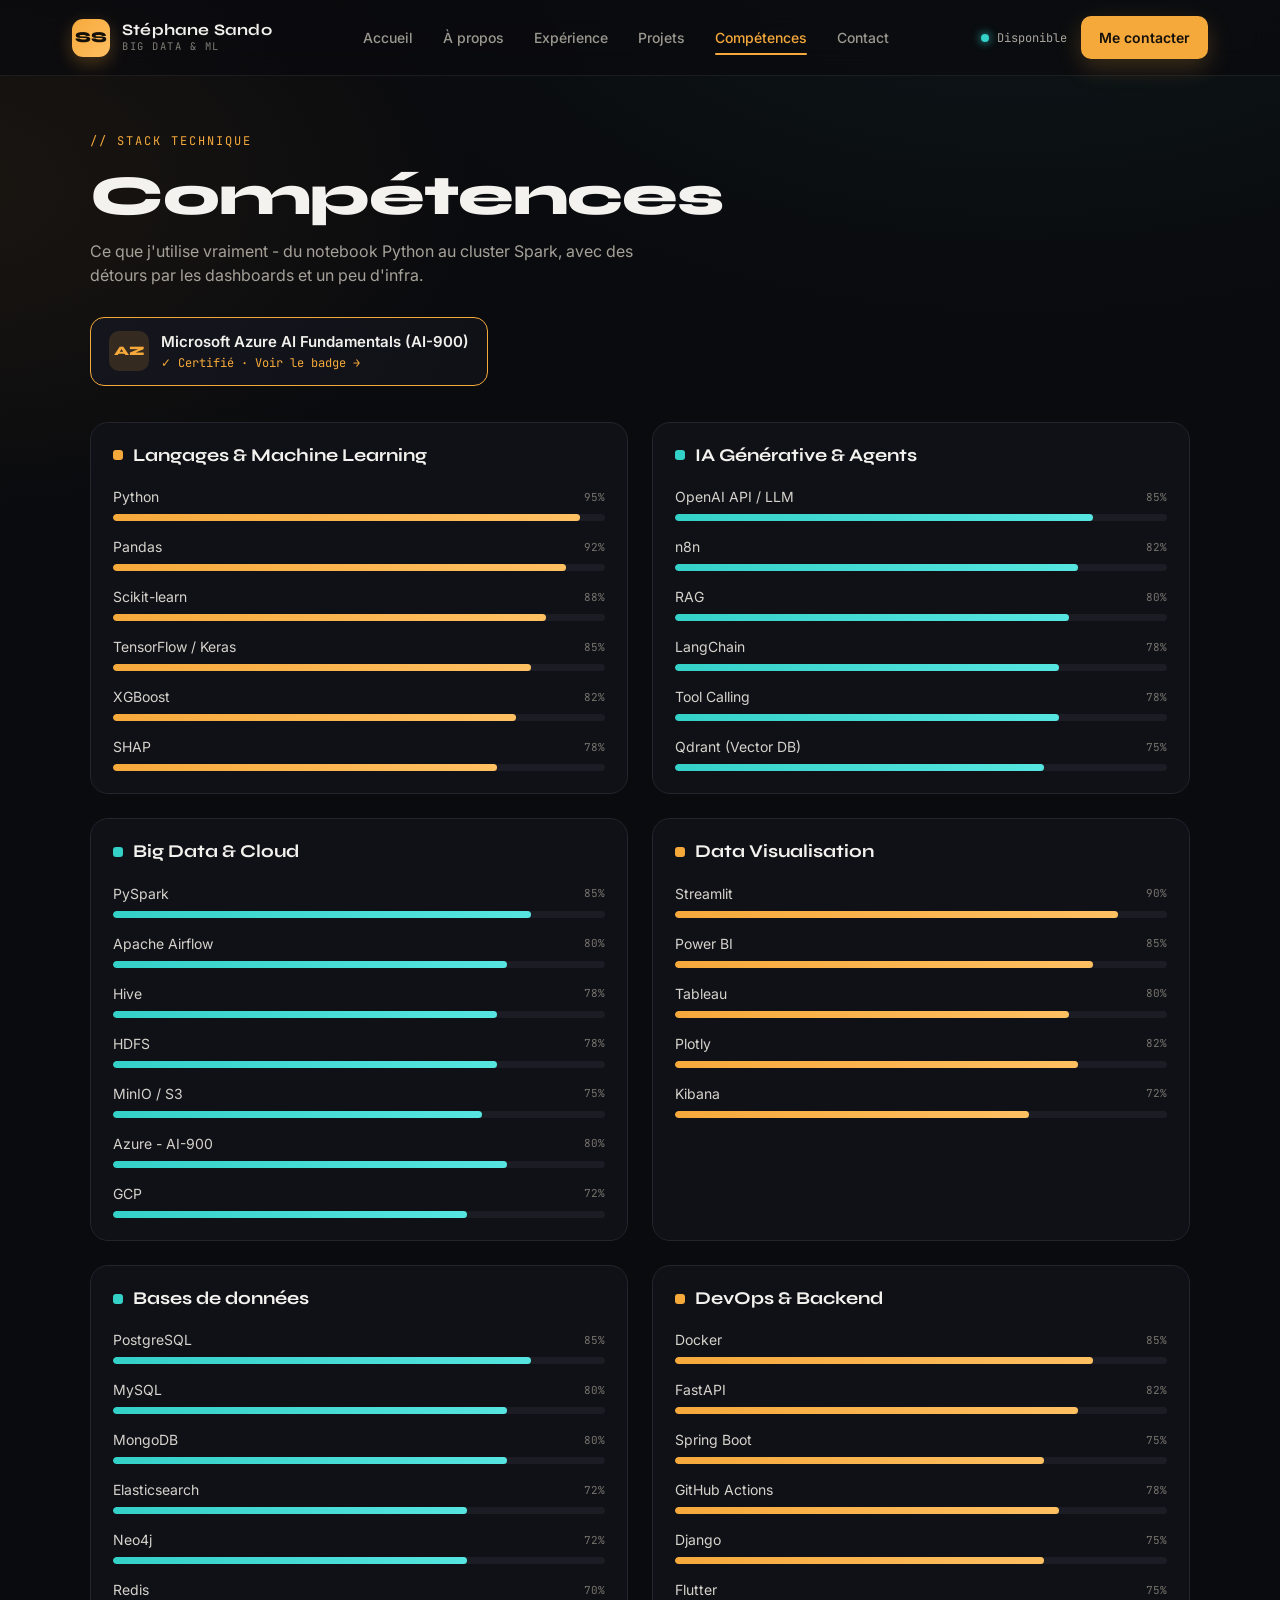
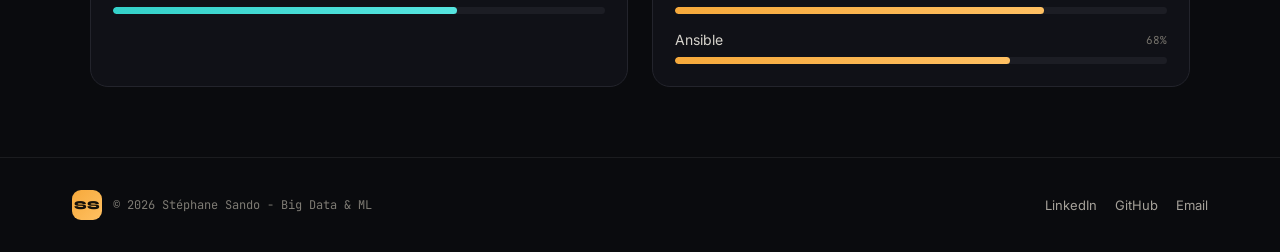
<file: skills.html>
<!DOCTYPE html>
<html lang="fr">
<head>
  <meta charset="UTF-8">
  <meta name="viewport" content="width=device-width, initial-scale=1.0">
  <title>Compétences - Stéphane Sando</title>
  <link rel="preconnect" href="https://fonts.googleapis.com">
  <link rel="preconnect" href="https://fonts.gstatic.com" crossorigin>
  <link href="https://fonts.googleapis.com/css2?family=Syne:wght@600;700;800&family=Inter:wght@400;500;600&family=JetBrains+Mono:wght@400;500&display=swap" rel="stylesheet">
  <link href="https://cdn.jsdelivr.net/npm/bootstrap@5.3.3/dist/css/bootstrap.min.css" rel="stylesheet">
  <link rel="stylesheet" href="css/style.css">
</head>
<body>
<div class="page-bg">

  <!-- NAV -->
  <nav class="nav">
    <a href="index.html" class="nav-logo">
      <div class="nav-logo-icon">SS</div>
      <div>
        <span class="nav-logo-name">Stéphane Sando</span>
        <span class="nav-logo-sub">Big Data &amp; ML</span>
      </div>
    </a>
    <div class="nav-links d-none d-lg-flex">
      <a href="index.html"      class="nav-link">Accueil</a>
      <a href="about.html"      class="nav-link">À propos</a>
      <a href="experience.html" class="nav-link">Expérience</a>
      <a href="projects.html"   class="nav-link">Projets</a>
      <a href="skills.html"     class="nav-link">Compétences</a>
      <a href="contact.html"    class="nav-link">Contact</a>
    </div>
    <div class="nav-actions">
      <div class="nav-status d-none d-lg-flex"><span class="status-dot"></span>Disponible</div>
      <a href="contact.html" class="btn-nav-contact">Me contacter</a>
      <button class="burger d-flex d-lg-none" aria-label="Menu"><span></span><span></span><span></span></button>
    </div>
  </nav>

  <!-- MOBILE MENU -->
  <div class="mobile-menu">
    <a href="index.html"      class="nav-link">Accueil</a>
    <a href="about.html"      class="nav-link">À propos</a>
    <a href="experience.html" class="nav-link">Expérience</a>
    <a href="projects.html"   class="nav-link">Projets</a>
    <a href="skills.html"     class="nav-link">Compétences</a>
    <a href="contact.html"    class="nav-link">Contact</a>
    <a href="contact.html" class="btn btn-primary" style="margin-top:24px;">Me contacter</a>
  </div>

  <!-- SKILLS -->
  <div class="container-md section-pad">
    <div class="section-label">// Stack technique</div>
    <h1 class="section-title">Compétences</h1>
    <p class="section-desc">Ce que j'utilise vraiment - du notebook Python au cluster Spark, avec des détours par les dashboards et un peu d'infra.</p>

    <!-- Azure cert badge -->
    <a href="https://www.credly.com/badges/1e7e491c-f587-4750-8073-9c41e4e799e8/linked_in_profile" target="_blank" rel="noopener" class="cert-badge">
      <div class="cert-icon">AZ</div>
      <div>
        <div class="cert-name">Microsoft Azure AI Fundamentals (AI-900)</div>
        <div class="cert-status">✓ Certifié · Voir le badge →</div>
      </div>
    </a>

    <!-- Bootstrap grid : 1 col mobile, 2 col md+ -->
    <div class="row g-4">

      <!-- Langages & ML -->
      <div class="col-12 col-md-6">
        <div class="skill-group h-100">
          <div class="skill-group-header">
            <span class="skill-group-dot" style="background:#F6A93B;"></span>
            <h3 class="skill-group-name">Langages &amp; Machine Learning</h3>
          </div>
          <div class="skill-items">
            <div><div class="skill-row"><span class="skill-name">Python</span><span class="skill-lvl">95%</span></div><div class="skill-bar"><div class="skill-bar-fill" data-w="95%" style="background:linear-gradient(90deg,#F6A93B,#FFC062);"></div></div></div>
            <div><div class="skill-row"><span class="skill-name">Pandas</span><span class="skill-lvl">92%</span></div><div class="skill-bar"><div class="skill-bar-fill" data-w="92%" style="background:linear-gradient(90deg,#F6A93B,#FFC062);"></div></div></div>
            <div><div class="skill-row"><span class="skill-name">Scikit-learn</span><span class="skill-lvl">88%</span></div><div class="skill-bar"><div class="skill-bar-fill" data-w="88%" style="background:linear-gradient(90deg,#F6A93B,#FFC062);"></div></div></div>
            <div><div class="skill-row"><span class="skill-name">TensorFlow / Keras</span><span class="skill-lvl">85%</span></div><div class="skill-bar"><div class="skill-bar-fill" data-w="85%" style="background:linear-gradient(90deg,#F6A93B,#FFC062);"></div></div></div>
            <div><div class="skill-row"><span class="skill-name">XGBoost</span><span class="skill-lvl">82%</span></div><div class="skill-bar"><div class="skill-bar-fill" data-w="82%" style="background:linear-gradient(90deg,#F6A93B,#FFC062);"></div></div></div>
            <div><div class="skill-row"><span class="skill-name">SHAP</span><span class="skill-lvl">78%</span></div><div class="skill-bar"><div class="skill-bar-fill" data-w="78%" style="background:linear-gradient(90deg,#F6A93B,#FFC062);"></div></div></div>
          </div>
        </div>
      </div>

      <!-- IA Générative & Agents -->
      <div class="col-12 col-md-6">
        <div class="skill-group h-100">
          <div class="skill-group-header">
            <span class="skill-group-dot" style="background:#34D1C9;"></span>
            <h3 class="skill-group-name">IA Générative &amp; Agents</h3>
          </div>
          <div class="skill-items">
            <div><div class="skill-row"><span class="skill-name">OpenAI API / LLM</span><span class="skill-lvl">85%</span></div><div class="skill-bar"><div class="skill-bar-fill" data-w="85%" style="background:linear-gradient(90deg,#34D1C9,#56E5E0);"></div></div></div>
            <div><div class="skill-row"><span class="skill-name">n8n</span><span class="skill-lvl">82%</span></div><div class="skill-bar"><div class="skill-bar-fill" data-w="82%" style="background:linear-gradient(90deg,#34D1C9,#56E5E0);"></div></div></div>
            <div><div class="skill-row"><span class="skill-name">RAG</span><span class="skill-lvl">80%</span></div><div class="skill-bar"><div class="skill-bar-fill" data-w="80%" style="background:linear-gradient(90deg,#34D1C9,#56E5E0);"></div></div></div>
            <div><div class="skill-row"><span class="skill-name">LangChain</span><span class="skill-lvl">78%</span></div><div class="skill-bar"><div class="skill-bar-fill" data-w="78%" style="background:linear-gradient(90deg,#34D1C9,#56E5E0);"></div></div></div>
            <div><div class="skill-row"><span class="skill-name">Tool Calling</span><span class="skill-lvl">78%</span></div><div class="skill-bar"><div class="skill-bar-fill" data-w="78%" style="background:linear-gradient(90deg,#34D1C9,#56E5E0);"></div></div></div>
            <div><div class="skill-row"><span class="skill-name">Qdrant (Vector DB)</span><span class="skill-lvl">75%</span></div><div class="skill-bar"><div class="skill-bar-fill" data-w="75%" style="background:linear-gradient(90deg,#34D1C9,#56E5E0);"></div></div></div>
          </div>
        </div>
      </div>

      <!-- Big Data & Cloud -->
      <div class="col-12 col-md-6">
        <div class="skill-group h-100">
          <div class="skill-group-header">
            <span class="skill-group-dot" style="background:#34D1C9;"></span>
            <h3 class="skill-group-name">Big Data &amp; Cloud</h3>
          </div>
          <div class="skill-items">
            <div><div class="skill-row"><span class="skill-name">PySpark</span><span class="skill-lvl">85%</span></div><div class="skill-bar"><div class="skill-bar-fill" data-w="85%" style="background:linear-gradient(90deg,#34D1C9,#56E5E0);"></div></div></div>
            <div><div class="skill-row"><span class="skill-name">Apache Airflow</span><span class="skill-lvl">80%</span></div><div class="skill-bar"><div class="skill-bar-fill" data-w="80%" style="background:linear-gradient(90deg,#34D1C9,#56E5E0);"></div></div></div>
            <div><div class="skill-row"><span class="skill-name">Hive</span><span class="skill-lvl">78%</span></div><div class="skill-bar"><div class="skill-bar-fill" data-w="78%" style="background:linear-gradient(90deg,#34D1C9,#56E5E0);"></div></div></div>
            <div><div class="skill-row"><span class="skill-name">HDFS</span><span class="skill-lvl">78%</span></div><div class="skill-bar"><div class="skill-bar-fill" data-w="78%" style="background:linear-gradient(90deg,#34D1C9,#56E5E0);"></div></div></div>
            <div><div class="skill-row"><span class="skill-name">MinIO / S3</span><span class="skill-lvl">75%</span></div><div class="skill-bar"><div class="skill-bar-fill" data-w="75%" style="background:linear-gradient(90deg,#34D1C9,#56E5E0);"></div></div></div>
            <div><div class="skill-row"><span class="skill-name">Azure - AI-900</span><span class="skill-lvl">80%</span></div><div class="skill-bar"><div class="skill-bar-fill" data-w="80%" style="background:linear-gradient(90deg,#34D1C9,#56E5E0);"></div></div></div>
            <div><div class="skill-row"><span class="skill-name">GCP</span><span class="skill-lvl">72%</span></div><div class="skill-bar"><div class="skill-bar-fill" data-w="72%" style="background:linear-gradient(90deg,#34D1C9,#56E5E0);"></div></div></div>
          </div>
        </div>
      </div>

      <!-- Data Visualisation -->
      <div class="col-12 col-md-6">
        <div class="skill-group h-100">
          <div class="skill-group-header">
            <span class="skill-group-dot" style="background:#F6A93B;"></span>
            <h3 class="skill-group-name">Data Visualisation</h3>
          </div>
          <div class="skill-items">
            <div><div class="skill-row"><span class="skill-name">Streamlit</span><span class="skill-lvl">90%</span></div><div class="skill-bar"><div class="skill-bar-fill" data-w="90%" style="background:linear-gradient(90deg,#F6A93B,#FFC062);"></div></div></div>
            <div><div class="skill-row"><span class="skill-name">Power BI</span><span class="skill-lvl">85%</span></div><div class="skill-bar"><div class="skill-bar-fill" data-w="85%" style="background:linear-gradient(90deg,#F6A93B,#FFC062);"></div></div></div>
            <div><div class="skill-row"><span class="skill-name">Tableau</span><span class="skill-lvl">80%</span></div><div class="skill-bar"><div class="skill-bar-fill" data-w="80%" style="background:linear-gradient(90deg,#F6A93B,#FFC062);"></div></div></div>
            <div><div class="skill-row"><span class="skill-name">Plotly</span><span class="skill-lvl">82%</span></div><div class="skill-bar"><div class="skill-bar-fill" data-w="82%" style="background:linear-gradient(90deg,#F6A93B,#FFC062);"></div></div></div>
            <div><div class="skill-row"><span class="skill-name">Kibana</span><span class="skill-lvl">72%</span></div><div class="skill-bar"><div class="skill-bar-fill" data-w="72%" style="background:linear-gradient(90deg,#F6A93B,#FFC062);"></div></div></div>
          </div>
        </div>
      </div>

      <!-- Bases de données -->
      <div class="col-12 col-md-6">
        <div class="skill-group h-100">
          <div class="skill-group-header">
            <span class="skill-group-dot" style="background:#34D1C9;"></span>
            <h3 class="skill-group-name">Bases de données</h3>
          </div>
          <div class="skill-items">
            <div><div class="skill-row"><span class="skill-name">PostgreSQL</span><span class="skill-lvl">85%</span></div><div class="skill-bar"><div class="skill-bar-fill" data-w="85%" style="background:linear-gradient(90deg,#34D1C9,#56E5E0);"></div></div></div>
            <div><div class="skill-row"><span class="skill-name">MySQL</span><span class="skill-lvl">80%</span></div><div class="skill-bar"><div class="skill-bar-fill" data-w="80%" style="background:linear-gradient(90deg,#34D1C9,#56E5E0);"></div></div></div>
            <div><div class="skill-row"><span class="skill-name">MongoDB</span><span class="skill-lvl">80%</span></div><div class="skill-bar"><div class="skill-bar-fill" data-w="80%" style="background:linear-gradient(90deg,#34D1C9,#56E5E0);"></div></div></div>
            <div><div class="skill-row"><span class="skill-name">Elasticsearch</span><span class="skill-lvl">72%</span></div><div class="skill-bar"><div class="skill-bar-fill" data-w="72%" style="background:linear-gradient(90deg,#34D1C9,#56E5E0);"></div></div></div>
            <div><div class="skill-row"><span class="skill-name">Neo4j</span><span class="skill-lvl">72%</span></div><div class="skill-bar"><div class="skill-bar-fill" data-w="72%" style="background:linear-gradient(90deg,#34D1C9,#56E5E0);"></div></div></div>
            <div><div class="skill-row"><span class="skill-name">Redis</span><span class="skill-lvl">70%</span></div><div class="skill-bar"><div class="skill-bar-fill" data-w="70%" style="background:linear-gradient(90deg,#34D1C9,#56E5E0);"></div></div></div>
          </div>
        </div>
      </div>

      <!-- DevOps & Backend -->
      <div class="col-12 col-md-6">
        <div class="skill-group h-100">
          <div class="skill-group-header">
            <span class="skill-group-dot" style="background:#F6A93B;"></span>
            <h3 class="skill-group-name">DevOps &amp; Backend</h3>
          </div>
          <div class="skill-items">
            <div><div class="skill-row"><span class="skill-name">Docker</span><span class="skill-lvl">85%</span></div><div class="skill-bar"><div class="skill-bar-fill" data-w="85%" style="background:linear-gradient(90deg,#F6A93B,#FFC062);"></div></div></div>
            <div><div class="skill-row"><span class="skill-name">FastAPI</span><span class="skill-lvl">82%</span></div><div class="skill-bar"><div class="skill-bar-fill" data-w="82%" style="background:linear-gradient(90deg,#F6A93B,#FFC062);"></div></div></div>
            <div><div class="skill-row"><span class="skill-name">Spring Boot</span><span class="skill-lvl">75%</span></div><div class="skill-bar"><div class="skill-bar-fill" data-w="75%" style="background:linear-gradient(90deg,#F6A93B,#FFC062);"></div></div></div>
            <div><div class="skill-row"><span class="skill-name">GitHub Actions</span><span class="skill-lvl">78%</span></div><div class="skill-bar"><div class="skill-bar-fill" data-w="78%" style="background:linear-gradient(90deg,#F6A93B,#FFC062);"></div></div></div>
            <div><div class="skill-row"><span class="skill-name">Django</span><span class="skill-lvl">75%</span></div><div class="skill-bar"><div class="skill-bar-fill" data-w="75%" style="background:linear-gradient(90deg,#F6A93B,#FFC062);"></div></div></div>
            <div><div class="skill-row"><span class="skill-name">Flutter</span><span class="skill-lvl">75%</span></div><div class="skill-bar"><div class="skill-bar-fill" data-w="75%" style="background:linear-gradient(90deg,#F6A93B,#FFC062);"></div></div></div>
            <div><div class="skill-row"><span class="skill-name">Ansible</span><span class="skill-lvl">68%</span></div><div class="skill-bar"><div class="skill-bar-fill" data-w="68%" style="background:linear-gradient(90deg,#F6A93B,#FFC062);"></div></div></div>
          </div>
        </div>
      </div>

    </div>
  </div>

  <!-- FOOTER -->
  <footer class="footer">
    <div class="footer-brand">
      <div class="footer-logo">SS</div>
      <span class="footer-copy">© 2026 Stéphane Sando - Big Data &amp; ML</span>
    </div>
    <div class="footer-links">
      <a href="https://linkedin.com/in/stephane-sando" target="_blank" rel="noopener" class="footer-link">LinkedIn</a>
      <a href="https://github.com/StephaneSando"       target="_blank" rel="noopener" class="footer-link">GitHub</a>
      <a href="mailto:stephanesando@gmail.com"                                         class="footer-link">Email</a>
    </div>
  </footer>

</div>
<script src="js/main.js"></script>
<script>
window.addEventListener('load', function () {
  setTimeout(function () {
    document.querySelectorAll('.skill-bar-fill').forEach(function (el) {
      el.style.width = el.getAttribute('data-w');
    });
  }, 120);
});
</script>
</body>
</html>
</file>
<file: css/style.css>
/* =============================================
   PORTFOLIO — STÉPHANE SANDO
   css/style.css — feuille de styles partagée
   ============================================= */

/* === RESET === */
*, *::before, *::after { box-sizing: border-box; margin: 0; padding: 0; }
html { scroll-behavior: smooth; }
body {
  background: #0a0b0e;
  color: #ECEAE6;
  font-family: 'Inter', sans-serif;
  -webkit-font-smoothing: antialiased;
  -webkit-text-size-adjust: 100%;
  min-height: 100vh;
  overflow-x: hidden;
}
img { max-width: 100%; display: block; }
a { text-decoration: none; color: inherit; }
button { font-family: 'Inter', sans-serif; cursor: pointer; }
input, textarea { font-family: 'Inter', sans-serif; }
::selection { background: rgba(246,169,59,0.3); }

/* === CSS VARIABLES === */
:root {
  --accent:       #F6A93B;
  --accent-bright:#FFC062;
  --cool:         #34D1C9;
  --bg:           #0a0b0e;
  --bg-card:      #101117;
  --bg-card2:     #15161d;
  --border:       #23242c;
  --border-sub:   #2a2c35;
  --text1: #F4F2EE;
  --text2: #ECEAE6;
  --text3: #c4c0b8;
  --text4: #b3afa7;
  --text5: #9d9a92;
  --text6: #827f78;
}

/* === PAGE BACKGROUND === */
.page-bg {
  background:
    radial-gradient(1200px 700px at 80% -5%, rgba(52,209,201,0.06), transparent 60%),
    radial-gradient(1000px 600px at -5% 10%, rgba(246,169,59,0.07), transparent 55%),
    #0a0b0e;
  min-height: 100vh;
}

/* === CONTAINERS === */
.container    { max-width: 1200px; margin: 0 auto; padding: 0 clamp(20px,6vw,72px); }
.container-md { max-width: 1100px; margin: 0 auto; padding: 0 clamp(20px,6vw,72px); }
.container-sm { max-width: 1000px; margin: 0 auto; padding: 0 clamp(20px,6vw,72px); }

/* === TYPOGRAPHY === */
.section-label {
  font-family: 'JetBrains Mono', monospace;
  font-size: 12px;
  letter-spacing: 2px;
  text-transform: uppercase;
  color: var(--accent);
  margin-bottom: 12px;
}
.section-title {
  font-family: 'Syne', sans-serif;
  font-weight: 800;
  font-size: clamp(34px,5vw,56px);
  letter-spacing: -1.2px;
  color: var(--text1);
  margin: 0 0 10px;
}
.section-desc {
  font-size: 16px;
  color: #a5a199;
  max-width: 600px;
  margin: 0 0 30px;
}

/* === BUTTONS === */
.btn {
  display: inline-flex;
  align-items: center;
  justify-content: center;
  gap: 8px;
  font-family: 'Inter', sans-serif;
  font-weight: 600;
  font-size: 15px;
  border-radius: 11px;
  padding: 14px 24px;
  border: none;
  cursor: pointer;
  transition: opacity .15s, transform .15s, box-shadow .15s;
  text-decoration: none;
}
.btn:hover { opacity: .88; transform: translateY(-1px); }
.btn:active { transform: translateY(0); }
.btn-primary {
  background: var(--accent);
  color: #15110a;
  box-shadow: 0 12px 34px rgba(246,169,59,.26);
}
.btn-primary:hover { box-shadow: 0 16px 40px rgba(246,169,59,.38); }
.btn-secondary {
  background: transparent;
  color: var(--text2);
  border: 1px solid #33353f;
}
.btn-ghost {
  display: inline-flex;
  align-items: center;
  gap: 8px;
  background: transparent;
  color: var(--accent);
  border: 1px solid #33353f;
  border-radius: 10px;
  padding: 11px 18px;
  font-family: 'Inter', sans-serif;
  font-size: 14px;
  font-weight: 600;
  cursor: pointer;
  text-decoration: none;
  transition: opacity .15s;
}
.btn-ghost:hover { opacity: .8; }

/* === TAGS === */
.tag {
  font-family: 'JetBrains Mono', monospace;
  font-size: 11px;
  color: #b9b6ae;
  background: #1a1b22;
  border: 1px solid var(--border-sub);
  padding: 4px 9px;
  border-radius: 7px;
  white-space: nowrap;
}

/* === BOOTSTRAP OVERRIDES === */
.nav { flex-wrap: nowrap !important; }          /* empêche Bootstrap de faire wrapper la nav */
.form-label { margin-bottom: 0 !important; }   /* annule la marge Bootstrap sur form-label  */

/* === NAVIGATION === */
.nav {
  position: sticky;
  top: 0;
  z-index: 50;
  display: flex;
  align-items: center;
  justify-content: space-between;
  gap: 18px;
  padding: 16px clamp(20px,6vw,72px);
  background: rgba(10,11,14,.72);
  backdrop-filter: blur(14px);
  -webkit-backdrop-filter: blur(14px);
  border-bottom: 1px solid rgba(255,255,255,.07);
}
.nav-logo {
  display: flex;
  align-items: center;
  gap: 12px;
  text-decoration: none;
  flex-shrink: 0;
}
.nav-logo-icon {
  width: 38px;
  height: 38px;
  border-radius: 11px;
  display: flex;
  align-items: center;
  justify-content: center;
  font-family: 'Syne', sans-serif;
  font-weight: 800;
  font-size: 15px;
  color: #15110a;
  background: linear-gradient(135deg, var(--accent), var(--accent-bright));
  box-shadow: 0 6px 18px rgba(246,169,59,.28);
  flex-shrink: 0;
}
.nav-logo-name {
  display: block;
  font-family: 'Syne', sans-serif;
  font-weight: 700;
  font-size: 16px;
  color: #F2F0EC;
  letter-spacing: .2px;
  line-height: 1.2;
}
.nav-logo-sub {
  display: block;
  font-family: 'JetBrains Mono', monospace;
  font-size: 10.5px;
  letter-spacing: 1.5px;
  text-transform: uppercase;
  color: #7e7b74;
}
.nav-links {
  display: flex;
  align-items: center;
  gap: 4px;
}
.nav-link {
  position: relative;
  display: inline-block;
  padding: 9px 13px;
  font-size: 14px;
  font-weight: 500;
  color: #9b988f;
  text-decoration: none;
  transition: color .15s;
  white-space: nowrap;
  background: none;
  border: none;
}
.nav-link::after {
  content: '';
  position: absolute;
  left: 13px;
  right: 13px;
  bottom: 2px;
  height: 2px;
  border-radius: 2px;
  background: transparent;
  transition: background .15s;
}
.nav-link:hover { color: var(--accent); }
.nav-link.active { color: var(--accent); }
.nav-link.active::after { background: var(--accent); }

.nav-actions {
  display: flex;
  align-items: center;
  gap: 14px;
  flex-shrink: 0;
}
.nav-status {
  display: flex;
  align-items: center;
  gap: 8px;
  font-family: 'JetBrains Mono', monospace;
  font-size: 12px;
  color: #a9a59d;
  white-space: nowrap;
}
.status-dot {
  width: 8px;
  height: 8px;
  border-radius: 50%;
  background: var(--cool);
  box-shadow: 0 0 10px var(--cool);
  animation: pulseGlow 2.4s ease-in-out infinite;
  flex-shrink: 0;
}
.btn-nav-contact {
  background: var(--accent);
  color: #15110a;
  font-family: 'Inter', sans-serif;
  font-weight: 600;
  font-size: 14px;
  border: none;
  border-radius: 10px;
  padding: 11px 18px;
  box-shadow: 0 8px 24px rgba(246,169,59,.22);
  cursor: pointer;
  text-decoration: none;
  transition: opacity .15s;
  white-space: nowrap;
}
.btn-nav-contact:hover { opacity: .88; }

/* Burger */
.burger {
  display: none;
  flex-direction: column;
  gap: 5px;
  background: transparent;
  border: none;
  padding: 6px;
  cursor: pointer;
  z-index: 60;
}
.burger span {
  display: block;
  width: 24px;
  height: 2px;
  background: #ECEAE6;
  border-radius: 2px;
  transition: transform .25s, opacity .25s;
}
.burger.open span:nth-child(1) { transform: translateY(7px) rotate(45deg); }
.burger.open span:nth-child(2) { opacity: 0; }
.burger.open span:nth-child(3) { transform: translateY(-7px) rotate(-45deg); }

/* Mobile menu overlay */
.mobile-menu {
  display: none;
  position: fixed;
  inset: 0;
  z-index: 40;
  background: rgba(10,11,14,.97);
  backdrop-filter: blur(20px);
  flex-direction: column;
  align-items: center;
  justify-content: center;
  gap: 8px;
  padding: 24px;
}
.mobile-menu.open { display: flex; }
.mobile-menu .nav-link {
  font-size: 22px;
  font-family: 'Syne', sans-serif;
  font-weight: 700;
  padding: 14px 32px;
}

/* === HERO (index) === */
.hero-wrapper {
  position: relative;
  overflow: hidden;
  padding: 54px 0 30px;
}
.hero-glow-1 {
  position: absolute;
  top: -120px; right: -80px;
  width: 460px; height: 460px;
  border-radius: 50%;
  background: radial-gradient(circle, rgba(52,209,201,.16), transparent 65%);
  filter: blur(20px);
  pointer-events: none;
}
.hero-glow-2 {
  position: absolute;
  top: 120px; left: -120px;
  width: 420px; height: 420px;
  border-radius: 50%;
  background: radial-gradient(circle, rgba(246,169,59,.14), transparent 65%);
  filter: blur(20px);
  pointer-events: none;
}
.hero-inner {
  max-width: 980px;
  margin: 0 auto;
  padding: 0 clamp(20px,6vw,72px);
  text-align: center;
}
.hero-badge {
  display: inline-flex;
  align-items: center;
  gap: 9px;
  font-family: 'JetBrains Mono', monospace;
  font-size: 12px;
  letter-spacing: 2px;
  text-transform: uppercase;
  color: var(--cool);
  margin-bottom: 26px;
  padding: 7px 16px;
  border: 1px solid #25262f;
  border-radius: 999px;
  background: #101117;
}
.hero-badge-dot {
  width: 7px; height: 7px;
  border-radius: 50%;
  background: var(--cool);
  box-shadow: 0 0 10px var(--cool);
  flex-shrink: 0;
}
.hero-title {
  font-family: 'Syne', sans-serif;
  font-weight: 800;
  font-size: clamp(46px,8vw,96px);
  line-height: .96;
  letter-spacing: -2px;
  margin: 0 0 24px;
  color: var(--text1);
}
.hero-title-accent {
  color: var(--accent);
  text-shadow: 0 0 44px rgba(246,169,59,.4);
}
.hero-desc {
  font-size: 19px;
  line-height: 1.6;
  color: #b3afa7;
  max-width: 620px;
  margin: 0 auto 36px;
}
.hero-ctas {
  display: flex;
  flex-wrap: wrap;
  gap: 14px;
  justify-content: center;
  margin-bottom: 46px;
}

/* Terminal */
.terminal {
  max-width: 560px;
  margin: 0 auto;
  text-align: left;
  border-radius: 16px;
  background: #0e0f15;
  border: 1px solid #25262f;
  box-shadow: 0 30px 80px rgba(0,0,0,.5);
  overflow: hidden;
}
.terminal-bar {
  display: flex;
  align-items: center;
  gap: 8px;
  padding: 12px 16px;
  border-bottom: 1px solid #1f2028;
  background: #13141a;
}
.terminal-dot { width: 11px; height: 11px; border-radius: 50%; }
.terminal-title {
  font-family: 'JetBrains Mono', monospace;
  font-size: 11.5px;
  color: #76736c;
  margin-left: 8px;
}
.terminal-body {
  padding: 18px 20px;
  font-family: 'JetBrains Mono', monospace;
  font-size: 13.5px;
  line-height: 1.95;
}
.t-comment { color: #76736c; }
.t-output  { color: #ECEAE6; }
.t-accent  { color: var(--accent); }
.t-cool    { color: var(--cool); }
.t-gap     { margin-top: 8px; }
.t-cursor {
  display: inline-block;
  width: 8px; height: 15px;
  background: var(--cool);
  margin-left: 4px;
  vertical-align: -2px;
  animation: blink 1.1s step-end infinite;
}

/* Stats */
.stats-row {
  display: flex;
  flex-wrap: wrap;
  gap: 30px;
  margin-top: 46px;
  justify-content: center;
}
.stat-item { text-align: center; flex: 1 1 80px; }
.stat-value {
  font-family: 'Syne', sans-serif;
  font-weight: 800;
  font-size: 30px;
  color: var(--text1);
  line-height: 1.1;
}
.stat-value.accent { color: var(--accent); }
.stat-value.cool   { color: var(--cool); }
.stat-label {
  font-family: 'JetBrains Mono', monospace;
  font-size: 11.5px;
  color: #827f78;
  letter-spacing: .5px;
  margin-top: 4px;
}

/* Projects preview (index) */
.preview-header {
  display: flex;
  align-items: flex-end;
  justify-content: space-between;
  gap: 20px;
  flex-wrap: wrap;
  margin-bottom: 30px;
  padding-top: 40px;
}
.preview-title {
  font-family: 'Syne', sans-serif;
  font-weight: 800;
  font-size: clamp(30px,4vw,44px);
  margin: 0;
  letter-spacing: -1px;
  color: var(--text1);
}

/* CTA banner */
.cta-banner {
  position: relative;
  overflow: hidden;
  border-radius: 24px;
  border: 1px solid #2a2c35;
  background: linear-gradient(120deg,#13141a,#0f1015);
  padding: clamp(34px,5vw,60px);
  text-align: center;
  margin: 30px 0 70px;
}
.cta-banner-glow {
  position: absolute;
  top: -90px; right: -40px;
  width: 320px; height: 320px;
  border-radius: 50%;
  background: radial-gradient(circle, rgba(246,169,59,.16), transparent 65%);
  filter: blur(10px);
  pointer-events: none;
}
.cta-banner h2 {
  position: relative;
  font-family: 'Syne', sans-serif;
  font-weight: 800;
  font-size: clamp(28px,4vw,42px);
  margin: 0 0 14px;
  letter-spacing: -1px;
  color: var(--text1);
}
.cta-banner p {
  position: relative;
  font-size: 16px;
  color: #b3afa7;
  max-width: 560px;
  margin: 0 auto 28px;
}

/* === PROJECT CARDS ===
   La grille est maintenant gérée par Bootstrap (.row .col-*)  */
.project-card {
  border-radius: 18px;
  background: var(--bg-card);
  border: 1px solid var(--border);
  padding: 20px;
  display: flex;
  flex-direction: column;
  gap: 15px;
  cursor: pointer;
  text-decoration: none;
  color: inherit;
  transition: border-color .2s, transform .2s, box-shadow .2s;
}
.project-card:hover {
  border-color: #3a3c46;
  transform: translateY(-2px);
  box-shadow: 0 8px 24px rgba(0,0,0,.3);
}
.project-card-thumb {
  position: relative;
  height: 150px;
  border-radius: 12px;
  overflow: hidden;
  background: repeating-linear-gradient(135deg,#16171d,#16171d 11px,#1b1c23 11px,#1b1c23 22px);
  border: 1px solid #24252e;
  display: flex;
  align-items: flex-end;
  justify-content: space-between;
  padding: 12px;
}
.thumb-glow  { position: absolute; inset: 0; pointer-events: none; }
.thumb-cat {
  position: relative;
  font-family: 'JetBrains Mono', monospace;
  font-size: 10.5px;
  color: #15110a;
  padding: 4px 9px;
  border-radius: 6px;
  font-weight: 500;
}
.thumb-placeholder {
  position: relative;
  font-family: 'JetBrains Mono', monospace;
  font-size: 10px;
  color: #6f6c66;
}
.card-row {
  display: flex;
  align-items: baseline;
  justify-content: space-between;
  gap: 12px;
}
.card-title {
  font-family: 'Syne', sans-serif;
  font-weight: 700;
  font-size: 22px;
  margin: 0;
  color: #F2F0EC;
}
.card-metric {
  font-family: 'JetBrains Mono', monospace;
  font-size: 12px;
  white-space: nowrap;
  flex-shrink: 0;
}
.card-desc {
  font-size: 14px;
  line-height: 1.6;
  color: #9d9a92;
  margin: 0;
  flex: 1;
}
.card-tags { display: flex; flex-wrap: wrap; gap: 7px; }
.card-cta {
  display: inline-flex;
  align-items: center;
  gap: 8px;
  font-size: 13.5px;
  font-weight: 600;
  color: var(--accent);
  margin-top: 2px;
}

/* === FILTERS === */
.filters { display: flex; flex-wrap: wrap; gap: 10px; margin-bottom: 30px; }
.filter-btn {
  font-family: 'Inter', sans-serif;
  font-size: 13.5px;
  font-weight: 600;
  border-radius: 999px;
  padding: 9px 17px;
  border: 1px solid #2c2e37;
  color: #b9b6ae;
  background: transparent;
  cursor: pointer;
  transition: background .15s, color .15s, border-color .15s;
}
.filter-btn.active { background: var(--accent); color: #16120b; border-color: var(--accent); }
.filter-btn:hover:not(.active) { border-color: #4a4c55; color: var(--text2); }

/* === PROJECT DETAIL === */
.detail-back {
  display: inline-flex;
  align-items: center;
  gap: 8px;
  background: transparent;
  color: #a5a199;
  border: 1px solid var(--border-sub);
  border-radius: 10px;
  padding: 9px 15px;
  font-family: 'Inter', sans-serif;
  font-size: 13.5px;
  font-weight: 600;
  margin-bottom: 26px;
  cursor: pointer;
  transition: color .15s, border-color .15s;
}
.detail-back:hover { color: var(--text2); border-color: #4a4c55; }
.detail-badges {
  display: flex;
  align-items: center;
  gap: 12px;
  flex-wrap: wrap;
  margin-bottom: 14px;
}
.detail-cat-badge {
  font-family: 'JetBrains Mono', monospace;
  font-size: 11px;
  color: #15110a;
  padding: 5px 11px;
  border-radius: 7px;
  font-weight: 500;
}
.detail-metric {
  font-family: 'JetBrains Mono', monospace;
  font-size: 13px;
}
.detail-title {
  font-family: 'Syne', sans-serif;
  font-weight: 800;
  font-size: clamp(34px,5vw,54px);
  margin: 0 0 26px;
  letter-spacing: -1.2px;
  color: var(--text1);
}
.detail-thumb {
  position: relative;
  height: clamp(220px,34vw,400px);
  border-radius: 18px;
  overflow: hidden;
  background: repeating-linear-gradient(135deg,#16171d,#16171d 13px,#1b1c23 13px,#1b1c23 26px);
  border: 1px solid #24252e;
  display: flex;
  align-items: center;
  justify-content: center;
  margin-bottom: 36px;
}
.detail-thumb-text {
  position: relative;
  font-family: 'JetBrains Mono', monospace;
  font-size: 13px;
  color: #6f6c66;
  text-align: center;
  line-height: 1.8;
}
/* .detail-grid → remplacé par Bootstrap .row dans le HTML */
.detail-h3 {
  font-family: 'Syne', sans-serif;
  font-weight: 700;
  font-size: 20px;
  margin: 0 0 14px;
  color: var(--text1);
}
.detail-para { font-size: 15px; line-height: 1.7; color: #b3afa7; margin: 0 0 14px; }
.detail-tech-tags { display: flex; flex-wrap: wrap; gap: 7px; margin-bottom: 32px; }
.detail-tech-tag {
  font-family: 'JetBrains Mono', monospace;
  font-size: 11.5px;
  color: #b9b6ae;
  background: #1a1b22;
  border: 1px solid var(--border-sub);
  padding: 5px 10px;
  border-radius: 7px;
}
.detail-sections { display: flex; flex-direction: column; gap: 14px; margin-top: 24px; }
.detail-sec-card {
  border-radius: 14px;
  background: var(--bg-card);
  border: 1px solid var(--border);
  padding: 18px;
}
.detail-sec-card h4 {
  font-family: 'Syne', sans-serif;
  font-weight: 600;
  font-size: 15px;
  margin: 0 0 10px;
}
.detail-sec-card p { font-size: 13.5px; line-height: 1.6; color: #9d9a92; margin: 0; }
.detail-results-card {
  border-radius: 16px;
  background: var(--bg-card);
  border: 1px solid var(--border);
  padding: 20px;
}
.detail-results-label {
  font-family: 'JetBrains Mono', monospace;
  font-size: 11px;
  letter-spacing: 1px;
  color: #827f78;
  margin-bottom: 14px;
}
.detail-result-row {
  display: flex;
  align-items: baseline;
  justify-content: space-between;
  gap: 12px;
  border-bottom: 1px solid #1d1e26;
  padding-bottom: 10px;
  margin-bottom: 10px;
}
.detail-result-row:last-child { border-bottom: none; margin-bottom: 0; padding-bottom: 0; }
.detail-result-k { font-size: 13.5px; color: #928f88; }
.detail-result-v { font-family: 'Syne', sans-serif; font-weight: 700; font-size: 16px; text-align: right; }
.detail-github {
  display: flex;
  align-items: center;
  justify-content: center;
  gap: 9px;
  text-decoration: none;
  color: var(--text2);
  font-weight: 600;
  font-size: 14px;
  border: 1px solid #33353f;
  border-radius: 11px;
  padding: 13px;
  margin-top: 12px;
  transition: border-color .15s, color .15s;
}
.detail-github:hover { border-color: #4a4c55; color: var(--text1); }

/* === ABOUT ===
   .about-grid → remplacé par Bootstrap .row dans le HTML */
.about-photo { display: flex; flex-direction: column; gap: 18px; }
.thumb-img {
  position: absolute;
  inset: 0;
  width: 100%;
  height: 100%;
  object-fit: cover;
  border-radius: 12px;
}
.detail-gallery-img {
  position: absolute;
  inset: 0;
  width: 100%;
  height: 100%;
  object-fit: contain;
  border-radius: 18px;
}
#detail-img-caption {
  font-family: 'Inter', sans-serif;
  font-size: 15px;
  font-weight: 500;
  color: #c4c0b8;
  text-align: center;
  padding: 12px 0 10px;
  min-height: 36px;
  letter-spacing: .01em;
}
#detail-gallery-strip {
  display: flex;
  gap: 8px;
  flex-wrap: wrap;
  margin-bottom: 28px;
}
.gallery-thumb {
  width: 72px;
  height: 50px;
  border-radius: 8px;
  object-fit: cover;
  cursor: pointer;
  opacity: 0.4;
  border: 2px solid transparent;
  transition: opacity .18s, border-color .18s;
}
.gallery-thumb.active,
.gallery-thumb:hover { opacity: 1; border-color: var(--accent); }
.about-photo-img {
  width: 100%;
  aspect-ratio: 4/5;
  object-fit: cover;
  object-position: center top;
  border-radius: 18px;
  border: 1px solid #24252e;
  display: block;
}
.photo-placeholder {
  position: relative;
  aspect-ratio: 4/5;
  border-radius: 18px;
  overflow: hidden;
  background: repeating-linear-gradient(135deg,#16171d,#16171d 12px,#1b1c23 12px,#1b1c23 24px);
  border: 1px solid #24252e;
  display: flex;
  align-items: center;
  justify-content: center;
}
.photo-glow {
  position: absolute; inset: 0;
  background: radial-gradient(circle at 60% 25%, rgba(246,169,59,.12), transparent 60%);
}
.photo-text {
  position: relative;
  font-family: 'JetBrains Mono', monospace;
  font-size: 12px;
  color: #6f6c66;
  text-align: center;
  line-height: 1.8;
}
.about-body p { font-size: 16px; line-height: 1.72; color: #a5a199; margin: 0 0 18px; }
.about-body p:first-child { font-size: 17px; color: var(--text3); }
.about-body strong { color: var(--text1); }

/* .avail-grid → remplacé par Bootstrap .row dans le HTML */
.avail-card {
  border-radius: 14px;
  background: var(--bg-card);
  border: 1px solid var(--border);
  padding: 16px;
}
.avail-lbl {
  font-family: 'JetBrains Mono', monospace;
  font-size: 11px;
  color: #827f78;
  letter-spacing: 1px;
  margin-bottom: 6px;
}
.avail-val { font-size: 15px; color: var(--text2); font-weight: 500; }

.sub-title {
  font-family: 'Syne', sans-serif;
  font-weight: 700;
  font-size: 20px;
  color: #F2F0EC;
  margin: 0 0 18px;
}
.sub-title + .sub-title,
.sub-title-gap { margin-top: 14px; }

/* Timeline */
.timeline { display: flex; flex-direction: column; }
.tl-item  { display: flex; gap: 16px; padding-bottom: 22px; }
.tl-line  { display: flex; flex-direction: column; align-items: center; }
.tl-dot {
  width: 13px; height: 13px;
  flex-shrink: 0;
  border-radius: 50%;
  box-shadow: 0 0 0 4px #15161d;
  margin-top: 5px;
}
.tl-connector {
  flex: 1;
  width: 1px;
  background: linear-gradient(#2a2c35, transparent);
  margin-top: 6px;
}
.tl-period { font-family: 'JetBrains Mono', monospace; font-size: 11.5px; letter-spacing: .5px; margin-bottom: 5px; }
.tl-degree { font-size: 15px; font-weight: 600; color: var(--text2); margin-bottom: 3px; }
.tl-school { font-size: 13.5px; color: #b9b6ae; margin-bottom: 5px; }
.tl-detail { font-size: 13px; line-height: 1.55; color: #928f88; }

/* Process */
.process { display: flex; flex-direction: column; }
.proc-item { display: flex; gap: 16px; padding-bottom: 22px; }
.proc-num {
  width: 34px; height: 34px;
  flex-shrink: 0;
  border-radius: 9px;
  background: #15161d;
  border: 1px solid #2a2c35;
  display: flex;
  align-items: center;
  justify-content: center;
  font-family: 'Syne', sans-serif;
  font-weight: 800;
  font-size: 14px;
  color: var(--accent);
}
.proc-body { padding-top: 3px; }
.proc-title { font-size: 15px; font-weight: 600; color: var(--text2); margin-bottom: 4px; }
.proc-desc  { font-size: 13.5px; line-height: 1.55; color: #928f88; }

/* Interests */
.interests { display: flex; flex-wrap: wrap; gap: 10px; }
.interest-chip {
  font-size: 13.5px;
  color: #b9b6ae;
  background: #15161d;
  border: 1px solid var(--border-sub);
  padding: 8px 14px;
  border-radius: 999px;
}

/* === EXPERIENCE === */
.xp-notice {
  display: inline-flex;
  align-items: center;
  gap: 9px;
  font-size: 13px;
  color: #a9a59d;
  background: rgba(52,209,201,.07);
  border: 1px solid rgba(52,209,201,.25);
  border-radius: 10px;
  padding: 9px 14px;
  margin-bottom: 36px;
  line-height: 1.5;
}
.xp-timeline { display: flex; flex-direction: column; }
.xp-item     { display: flex; gap: 20px; padding-bottom: 26px; }
.xp-line     { display: flex; flex-direction: column; align-items: center; }
.xp-dot {
  width: 14px; height: 14px;
  flex-shrink: 0;
  border-radius: 50%;
  box-shadow: 0 0 0 4px #0a0b0e;
  margin-top: 8px;
}
.xp-connector {
  flex: 1;
  width: 2px;
  background: linear-gradient(#2a2c35, transparent);
  margin-top: 8px;
}
.xp-card {
  flex: 1;
  border-radius: 16px;
  background: var(--bg-card);
  border: 1px solid var(--border);
  padding: 22px;
}
.xp-header {
  display: flex;
  align-items: flex-start;
  justify-content: space-between;
  gap: 14px;
  flex-wrap: wrap;
  margin-bottom: 12px;
}
.xp-role    { font-family: 'Syne', sans-serif; font-weight: 700; font-size: 20px; margin: 0 0 4px; color: #F2F0EC; }
.xp-company { font-size: 14px; color: #b9b6ae; }
.xp-meta    { display: flex; flex-direction: column; align-items: flex-end; gap: 6px; }
.xp-kind {
  font-family: 'JetBrains Mono', monospace;
  font-size: 10.5px;
  color: #15110a;
  padding: 4px 9px;
  border-radius: 6px;
  font-weight: 500;
}
.xp-period { font-family: 'JetBrains Mono', monospace; font-size: 12px; color: #76736c; }
.xp-body   { font-size: 14px; line-height: 1.6; color: #9d9a92; margin: 0 0 14px; }
.xp-tags   { display: flex; flex-wrap: wrap; gap: 7px; }

/* === SKILLS ===
   .skills-grid → remplacé par Bootstrap .row dans le HTML */
.cert-badge {
  display: inline-flex;
  align-items: center;
  gap: 12px;
  border-radius: 14px;
  background: linear-gradient(120deg,var(--bg-card2),var(--bg-card));
  border: 1px solid var(--accent);
  padding: 13px 18px;
  margin-bottom: 36px;
  text-decoration: none;
  color: inherit;
  transition: box-shadow .2s, transform .2s;
}
.cert-badge:hover { box-shadow: 0 0 0 1px var(--accent), 0 4px 18px rgba(246,169,59,.15); transform: translateY(-1px); color: inherit; }
.cert-icon {
  width: 40px; height: 40px;
  border-radius: 10px;
  flex-shrink: 0;
  background: rgba(246,169,59,.14);
  display: flex;
  align-items: center;
  justify-content: center;
  font-family: 'Syne', sans-serif;
  font-weight: 800;
  color: var(--accent);
  font-size: 13px;
}
.cert-name   { font-size: 15px; font-weight: 600; color: #F2F0EC; }
.cert-status { font-family: 'JetBrains Mono', monospace; font-size: 12px; color: var(--accent); }
.skill-group {
  border-radius: 18px;
  background: var(--bg-card);
  border: 1px solid var(--border);
  padding: 22px;
}
.skill-group-header {
  display: flex;
  align-items: center;
  gap: 10px;
  margin-bottom: 20px;
}
.skill-group-dot { width: 10px; height: 10px; border-radius: 3px; flex-shrink: 0; }
.skill-group-name { font-family: 'Syne', sans-serif; font-weight: 700; font-size: 18px; margin: 0; color: var(--text1); }
.skill-items { display: flex; flex-direction: column; gap: 15px; }
.skill-row   { display: flex; justify-content: space-between; align-items: center; margin-bottom: 7px; }
.skill-name  { font-size: 14px; color: #d6d3cc; }
.skill-lvl   { font-family: 'JetBrains Mono', monospace; font-size: 11px; color: #76736c; }
.skill-bar   { height: 7px; border-radius: 999px; background: #1c1d24; overflow: hidden; }
.skill-bar-fill {
  height: 100%;
  width: 0;
  border-radius: 999px;
  transition: width 1s ease-out;
}

/* === CONTACT ===
   .contact-grid et .form-row → remplacés par Bootstrap .row dans le HTML */
.contact-form { display: flex; flex-direction: column; gap: 16px; }
.form-label     { display: flex; flex-direction: column; gap: 7px; }
.form-label-txt {
  font-family: 'JetBrains Mono', monospace;
  font-size: 11px;
  letter-spacing: 1px;
  color: #827f78;
}
.form-input, .form-textarea {
  background: var(--bg-card);
  border: 1px solid var(--border-sub);
  border-radius: 10px;
  padding: 13px 14px;
  color: var(--text2);
  font-size: 14px;
  outline: none;
  transition: border-color .15s;
  width: 100%;
}
.form-input:focus, .form-textarea:focus { border-color: var(--accent); }
.form-textarea { resize: vertical; }
.form-success {
  display: none;
  align-items: center;
  gap: 10px;
  font-size: 14px;
  color: var(--cool);
  background: rgba(52,209,201,.08);
  border: 1px solid rgba(52,209,201,.3);
  border-radius: 10px;
  padding: 12px 14px;
}
.form-success.visible { display: flex; }
.contact-links { display: flex; flex-direction: column; gap: 12px; }
.contact-link {
  display: flex;
  align-items: center;
  gap: 14px;
  text-decoration: none;
  border-radius: 14px;
  background: var(--bg-card);
  border: 1px solid var(--border);
  padding: 16px 18px;
  transition: border-color .15s;
}
.contact-link:hover { border-color: #3a3c46; }
.contact-link-icon {
  width: 42px; height: 42px;
  flex-shrink: 0;
  border-radius: 11px;
  display: flex;
  align-items: center;
  justify-content: center;
  font-family: 'JetBrains Mono', monospace;
  font-size: 16px;
}
.contact-link-lbl {
  display: block;
  font-family: 'JetBrains Mono', monospace;
  font-size: 11px;
  color: #827f78;
  letter-spacing: 1px;
}
.contact-link-val { display: block; font-size: 15px; color: var(--text2); }
.avail-info {
  border-radius: 14px;
  background: linear-gradient(120deg,var(--bg-card2),var(--bg-card));
  border: 1px solid var(--border-sub);
  padding: 18px;
  margin-top: 6px;
}
.avail-info-header { display: flex; align-items: center; gap: 9px; margin-bottom: 8px; }
.avail-info-dot {
  width: 8px; height: 8px;
  border-radius: 50%;
  background: var(--cool);
  box-shadow: 0 0 10px var(--cool);
  flex-shrink: 0;
}
.avail-info-lbl { font-family: 'JetBrains Mono', monospace; font-size: 11px; letter-spacing: 1px; color: #a9a59d; }
.avail-info-txt { font-size: 14px; line-height: 1.6; color: var(--text3); }
.avail-info-txt strong { color: var(--text2); }

/* === FOOTER === */
.footer {
  border-top: 1px solid rgba(255,255,255,.07);
  padding: 32px clamp(20px,6vw,72px);
  display: flex;
  align-items: center;
  justify-content: space-between;
  gap: 18px;
  flex-wrap: wrap;
}
.footer-brand { display: flex; align-items: center; gap: 11px; }
.footer-logo {
  width: 30px; height: 30px;
  border-radius: 9px;
  display: flex;
  align-items: center;
  justify-content: center;
  font-family: 'Syne', sans-serif;
  font-weight: 800;
  font-size: 12px;
  color: #15110a;
  background: linear-gradient(135deg,var(--accent),var(--accent-bright));
  flex-shrink: 0;
}
.footer-copy  { font-family: 'JetBrains Mono', monospace; font-size: 12px; color: #7e7b74; }
.footer-links { display: flex; gap: 18px; align-items: center; }
.footer-link  { font-size: 13px; color: #a5a199; text-decoration: none; transition: color .15s; }
.footer-link:hover { color: var(--accent); }

/* === ANIMATIONS === */
@keyframes pulseGlow {
  0%, 100% { opacity: .5; }
  50%       { opacity: .85; }
}
@keyframes blink {
  0%, 49% { opacity: 1; }
  50%,100% { opacity: 0; }
}
@keyframes fadeIn {
  from { opacity: 0; transform: translateY(14px); }
  to   { opacity: 1; transform: translateY(0); }
}
.fade-in { animation: fadeIn .35s ease-out both; }
.section-pad { padding: 56px 0 70px; }

/* =============================================
   RESPONSIVE — Bootstrap gère les grilles
   Les media queries ci-dessous couvrent
   uniquement les ajustements fins :
   nav, typographie, espacements, composants.
   Breakpoints alignés sur Bootstrap 5.
   ============================================= */

/* ── < lg  (991px) : burger visible, nav masquée ── */
@media (max-width: 991.98px) {
  /* Les classes Bootstrap d-none d-lg-flex / d-flex d-lg-none
     gèrent la visibilité de .nav-links, .nav-status et .burger */
  .section-pad    { padding: 40px 0 50px; }
  .hero-wrapper   { padding: 36px 0 16px; }
  .hero-desc      { font-size: 16px; line-height: 1.55; }
  .hero-badge     { font-size: 11px; }
  .hero-ctas      { gap: 12px; margin-bottom: 32px; }
  .photo-placeholder { aspect-ratio: 3/2; }
  .preview-header { flex-direction: column; align-items: flex-start; gap: 12px; }
  .cta-banner     { padding: 32px 24px; border-radius: 18px; margin-bottom: 50px; }
  .xp-item        { gap: 14px; }
  .xp-card        { padding: 16px; }
  .footer         { flex-direction: column; align-items: center; text-align: center; gap: 12px; }
  .footer-links   { justify-content: center; }
}

/* ── < sm  (575px) : très petit mobile ── */
@media (max-width: 575.98px) {
  .nav            { padding: 12px 16px; gap: 10px; }
  .nav-logo-sub   { display: none; }
  .nav-actions    { gap: 8px; }
  .btn-nav-contact { padding: 9px 13px; font-size: 13px; }
  .hero-inner     { padding: 0 16px; }
  .hero-ctas      { flex-direction: column; align-items: stretch; }
  .hero-ctas .btn { justify-content: center; }
  .terminal-body  { font-size: 12px; padding: 14px 16px; }
  .project-card-thumb { height: 120px; }
  .card-title     { font-size: 19px; }
  .filter-btn     { padding: 7px 13px; font-size: 12.5px; }
  .skill-group    { padding: 16px; }
  .xp-header      { flex-direction: column; gap: 10px; }
  .xp-meta        { flex-direction: row; align-items: center; gap: 10px; }
  .xp-card        { padding: 14px; }
  .detail-thumb   { height: clamp(150px, 40vw, 220px); }
  .contact-link-val { font-size: 13px; word-break: break-all; }
  .cta-banner     { padding: 28px 18px; border-radius: 14px; }
  .section-pad    { padding: 32px 0 40px; }
  .footer         { padding: 24px 16px; }
  .footer-copy    { font-size: 11px; }
}

/* ── 360px ── */
@media (max-width: 360px) {
  .nav-logo-name  { font-size: 14px; }
  .btn            { padding: 12px 18px; font-size: 14px; }
  .hero-title     { letter-spacing: -1px; }
  .terminal-body  { font-size: 11.5px; }
  .filter-btn     { padding: 6px 11px; font-size: 12px; }
  .project-card   { padding: 14px; }
  .stat-value     { font-size: 26px; }
}
</file>
